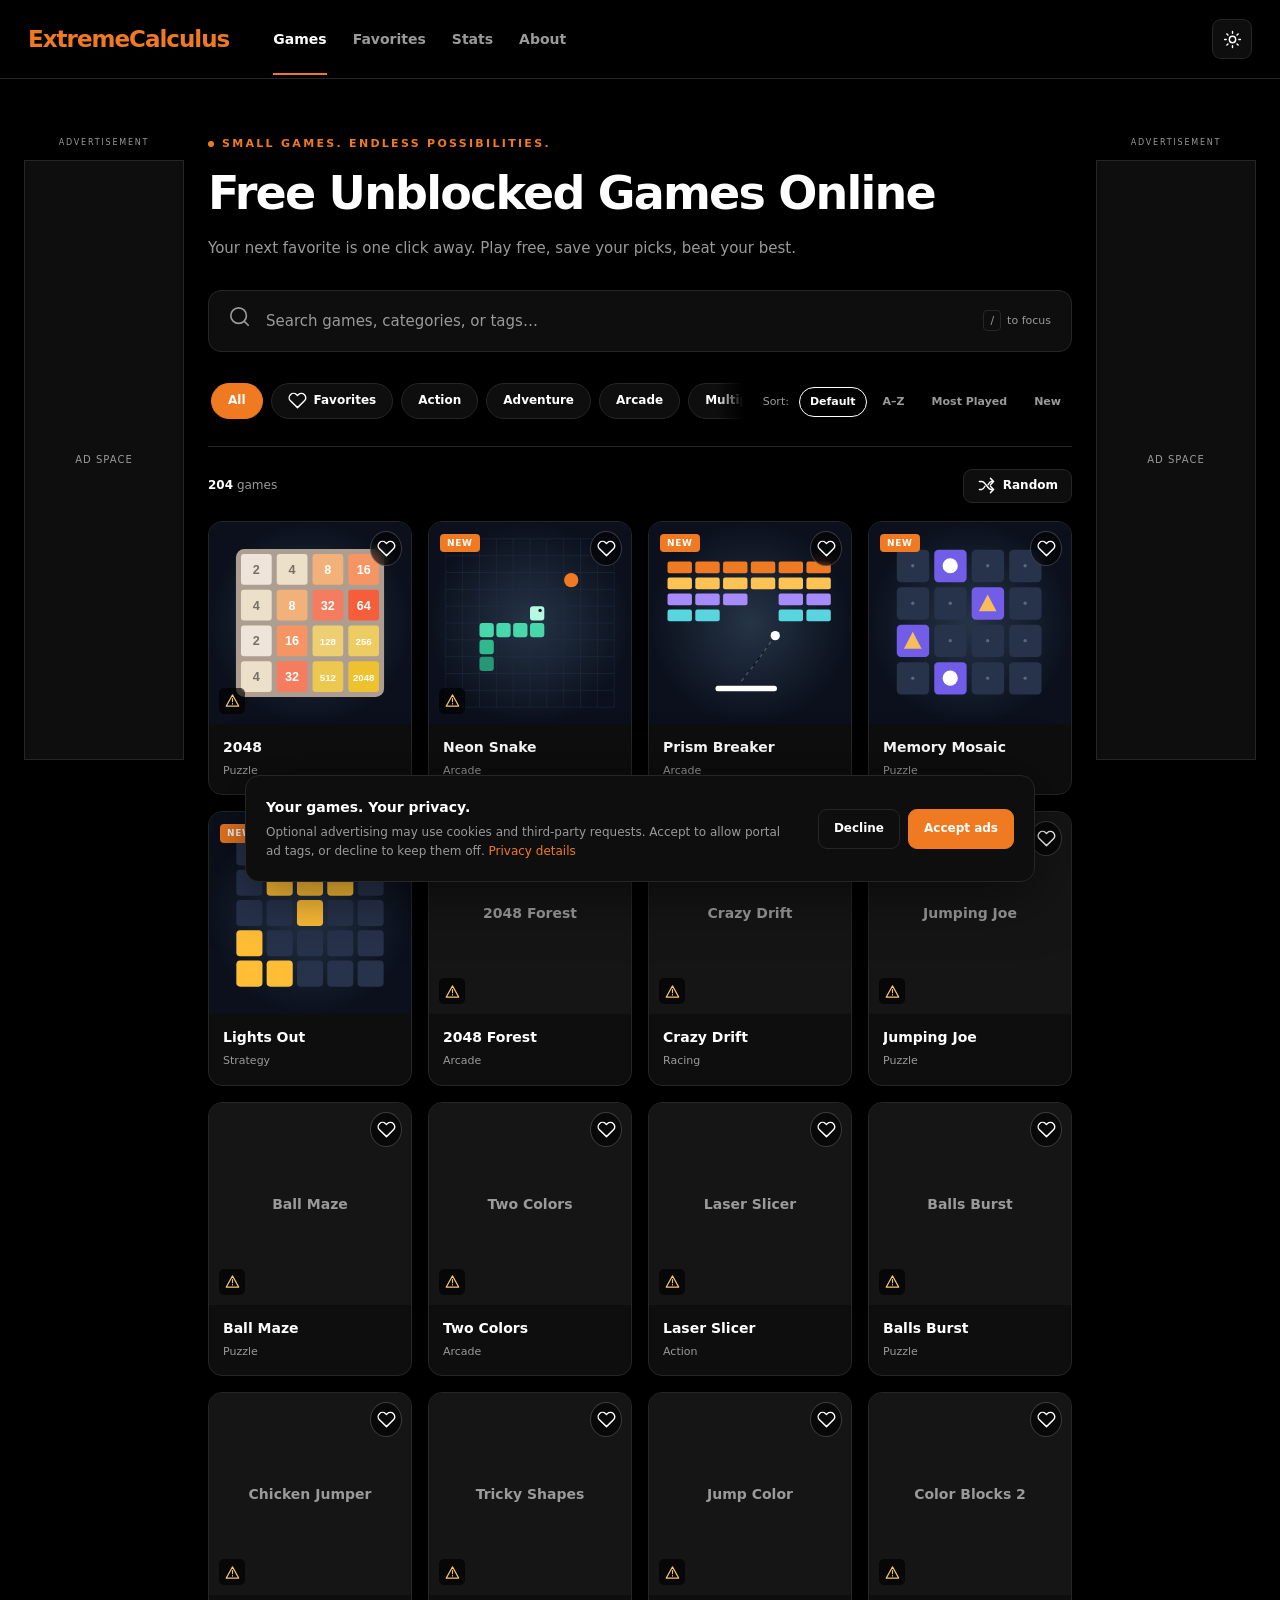
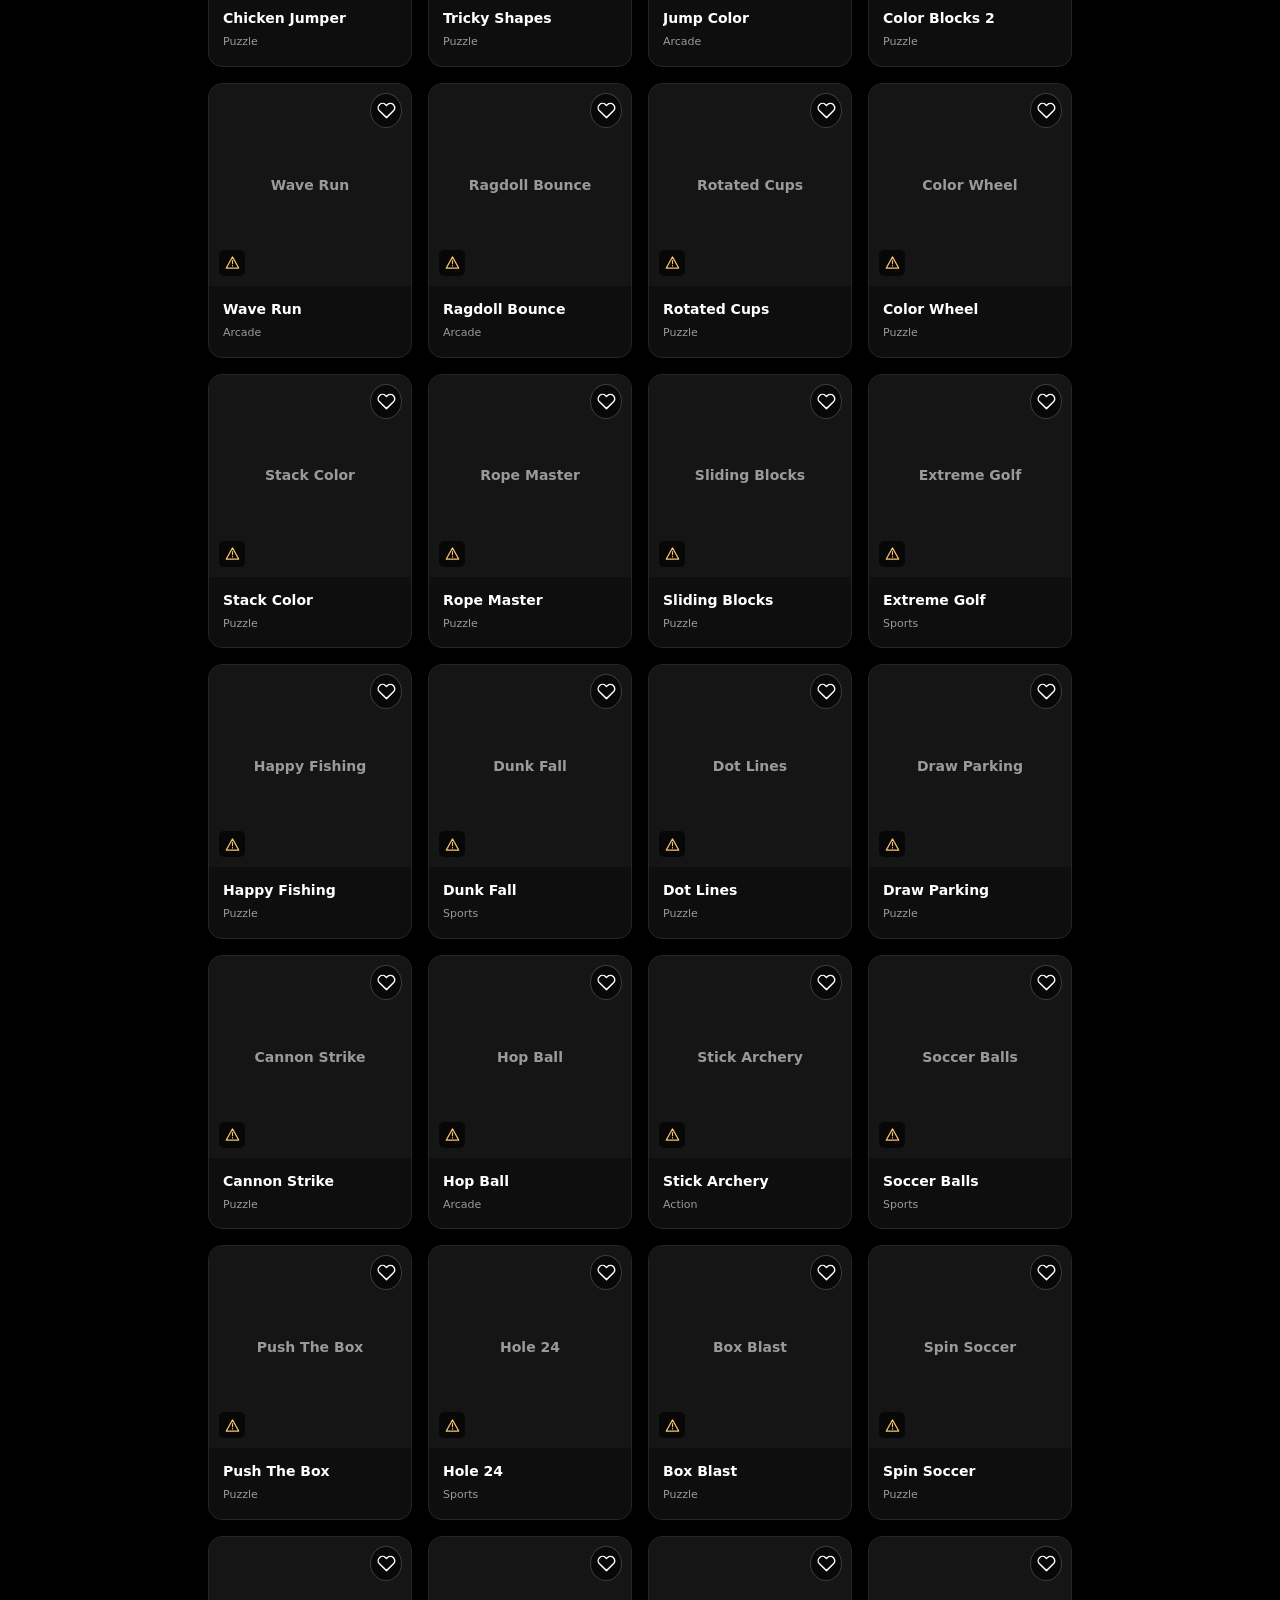
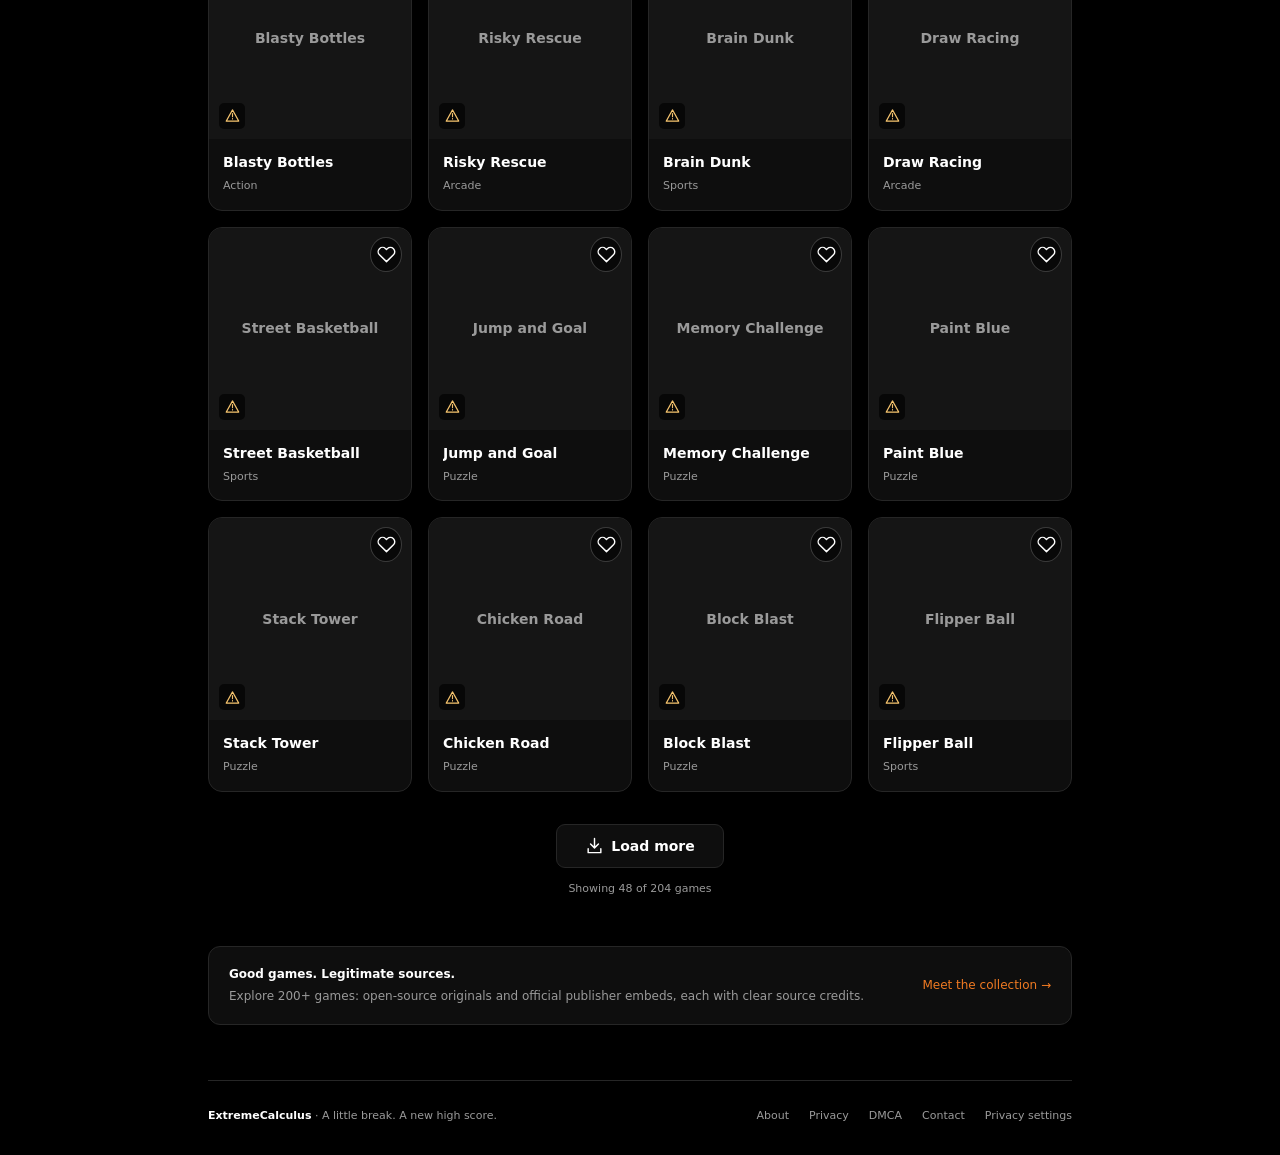
<file: index.html>
<!doctype html>
<html lang="en"><head><meta charset="utf-8"><meta name="viewport" content="width=device-width, initial-scale=1"><meta name="theme-color" content="#000000"><title>ExtremeCalculus — Free HTML5 Games</title><meta name="description" content="Play free, licensed HTML5 games. Discover puzzles and arcade games, save favorites, and track your own stats on ExtremeCalculus."><meta property="og:type" content="website"><meta property="og:site_name" content="ExtremeCalculus"><meta property="og:title" content="ExtremeCalculus — Free HTML5 Games"><meta property="og:description" content="Play free, licensed HTML5 games. Discover puzzles and arcade games, save favorites, and track your own stats on ExtremeCalculus."><meta property="og:url" content="https://allegendpl.github.io/Homeworkcalculusextreme/index.html"><meta property="og:image" content="https://allegendpl.github.io/Homeworkcalculusextreme/icons/icon-512.png"><link rel="canonical" href="https://allegendpl.github.io/Homeworkcalculusextreme/index.html"><link rel="icon" href="icons/icon.svg" type="image/svg+xml"><link rel="apple-touch-icon" href="icons/icon-192.png"><link rel="manifest" href="manifest.json"><link rel="stylesheet" href="css/style.css"><script src="js/app.js" defer></script><script src="js/ads.js" defer></script></head>
<body data-page="home"><a class="skip-link" href="#main">Skip to content</a>
<header class="topbar"><div class="topbar-inner"><a class="logo" href="index.html">ExtremeCalculus</a><nav class="nav" aria-label="Main navigation"><a data-nav="games" href="index.html">Games</a><a href="index.html#favorites">Favorites</a><a data-nav="stats" href="stats.html">Stats</a><a data-nav="about" href="about.html">About</a></nav><div class="top-actions"><button id="theme-toggle" class="icon-button" aria-label="Switch to light theme"></button><button id="install-button" class="outline" data-icon="down" hidden>Install</button></div></div></header><div class="site-layout"><aside class="ad-rail" aria-label="Left advertising"><div class="ad-sticky"><span class="ad-label">ADVERTISEMENT</span><div class="ad-slot" data-slot="left"></div></div></aside><main id="main" class="content"><section class="hero"><p class="eyebrow"><span class="status-dot"></span> Small games. Endless possibilities.</p><h1>Free Unblocked Games Online</h1><p>Your next favorite is one click away. Play free, save your picks, beat your best.</p></section>
<label class="search-box" for="search"><span data-icon="search"></span><span class="sr-only">Search games by title, category, or tags</span><input id="search" type="search" placeholder="Search games, categories, or tags…" autocomplete="off"><span class="search-hint"><kbd>/</kbd> to focus</span></label>
<div class="filters"><div class="category-wrap"><div id="categories" class="category-pills" role="group" aria-label="Filter by category"><button class="pill" data-category="All" aria-pressed="true">All</button><button class="pill" data-category="Favorites" aria-pressed="false" data-icon="heart">Favorites</button></div></div><div id="sorts" class="sort-pills" role="group" aria-label="Sort games"><span>Sort:</span><button data-sort="default" aria-pressed="true">Default</button><button data-sort="az" aria-pressed="false">A–Z</button><button data-sort="played" aria-pressed="false">Most Played</button><button data-sort="new" aria-pressed="false">New</button></div></div><aside class="mobile-ad" aria-label="Mobile advertising"><span class="ad-label">ADVERTISEMENT</span><div class="ad-slot" data-slot="mobile"></div></aside>
<div class="grid-toolbar"><p id="game-count" role="status" aria-live="polite">Loading games…</p><button id="random-button" class="random-button" data-icon="shuffle" disabled>Random</button></div>
<section id="game-grid" class="game-grid" aria-label="Games"></section><p id="empty-state" class="empty-state" hidden></p><noscript><p class="empty-state">Enable JavaScript to browse the catalog and play. No account is required.</p></noscript><div class="load-more-wrap"><button id="load-more" data-icon="down" hidden>Load more</button><p id="grid-progress" role="status"></p></div>
<section class="catalog-note"><p><strong>Good games. Legitimate sources.</strong>Explore 200+ games: open-source originals and official publisher embeds, each with clear source credits.</p><a href="about.html">Meet the collection →</a></section><footer class="footer"><div><span class="footer-brand">ExtremeCalculus</span> <span>· A little break. A new high score.</span></div><nav class="footer-links" aria-label="Footer"><a href="about.html">About</a><a href="privacy.html">Privacy</a><a href="dmca.html">DMCA</a><a href="contact.html">Contact</a><button id="privacy-settings" class="privacy-button">Privacy settings</button></nav></footer></main><aside class="ad-rail" aria-label="Right advertising"><div class="ad-sticky"><span class="ad-label">ADVERTISEMENT</span><div class="ad-slot" data-slot="right"></div></div></aside></div>
</body></html>
</file>
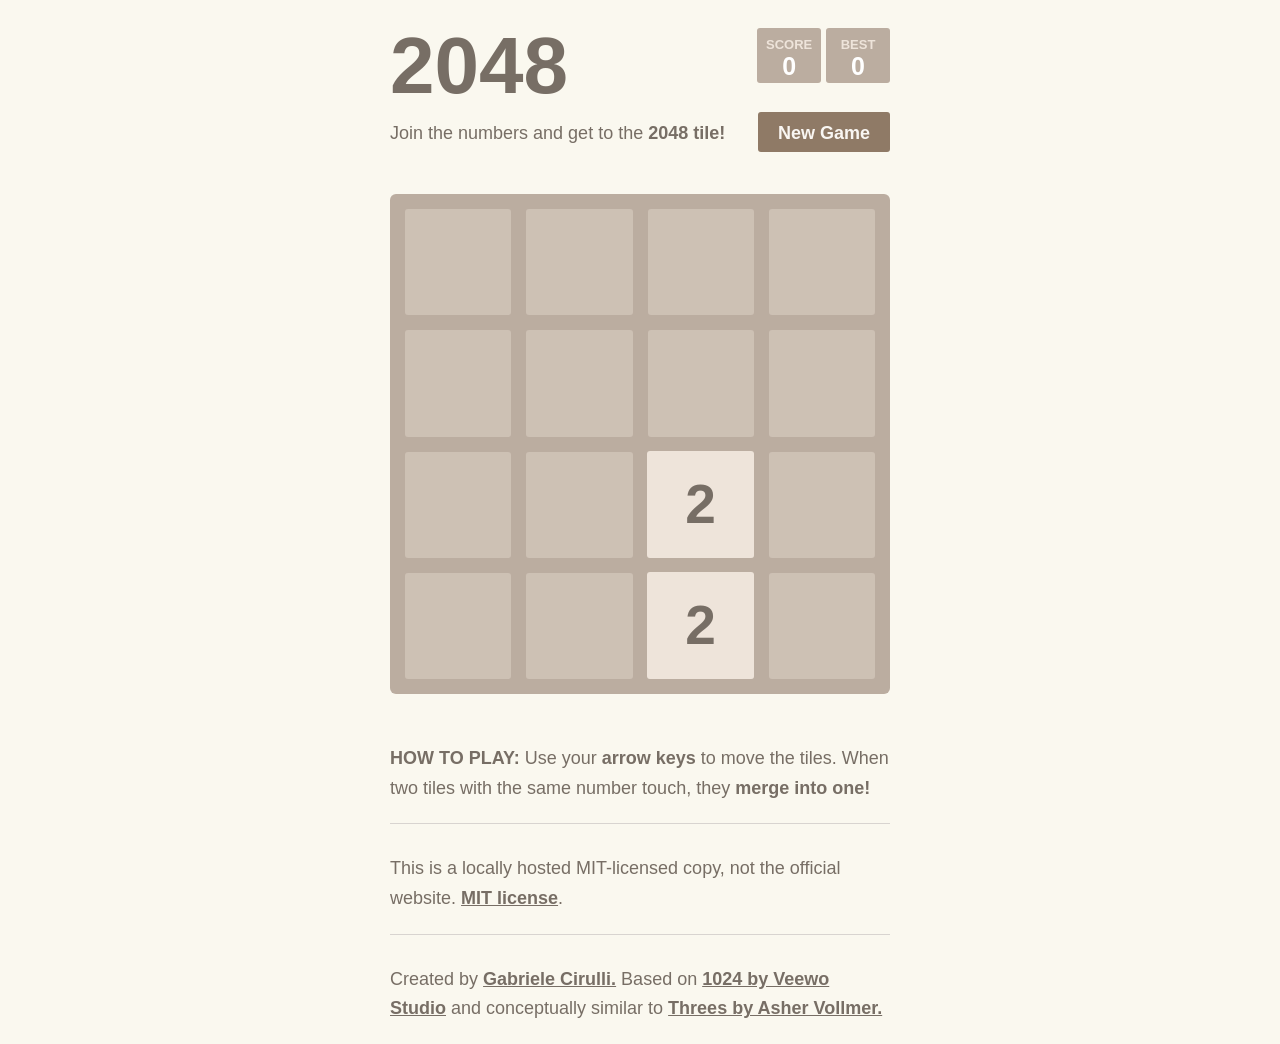
<file: games/2048/index.html>
<!DOCTYPE html>
<html>
<head>
  <meta charset="utf-8">
  <title>2048</title>

  <link href="style/main.css" rel="stylesheet" type="text/css">
  <meta name="apple-mobile-web-app-capable" content="yes">
  <meta name="apple-mobile-web-app-status-bar-style" content="black">

  <meta name="HandheldFriendly" content="True">
  <meta name="MobileOptimized" content="320">
  <meta name="viewport" content="width=device-width, initial-scale=1">
</head>
<body>
  <div class="container">
    <div class="heading">
      <h1 class="title">2048</h1>
      <div class="scores-container">
        <div class="score-container">0</div>
        <div class="best-container">0</div>
      </div>
    </div>

    <div class="above-game">
      <p class="game-intro">Join the numbers and get to the <strong>2048 tile!</strong></p>
      <a class="restart-button">New Game</a>
    </div>

    <div class="game-container">
      <div class="game-message">
        <p></p>
        <div class="lower">
	        <a class="keep-playing-button">Keep going</a>
          <a class="retry-button">Try again</a>
        </div>
      </div>

      <div class="grid-container">
        <div class="grid-row">
          <div class="grid-cell"></div>
          <div class="grid-cell"></div>
          <div class="grid-cell"></div>
          <div class="grid-cell"></div>
        </div>
        <div class="grid-row">
          <div class="grid-cell"></div>
          <div class="grid-cell"></div>
          <div class="grid-cell"></div>
          <div class="grid-cell"></div>
        </div>
        <div class="grid-row">
          <div class="grid-cell"></div>
          <div class="grid-cell"></div>
          <div class="grid-cell"></div>
          <div class="grid-cell"></div>
        </div>
        <div class="grid-row">
          <div class="grid-cell"></div>
          <div class="grid-cell"></div>
          <div class="grid-cell"></div>
          <div class="grid-cell"></div>
        </div>
      </div>

      <div class="tile-container">

      </div>
    </div>

    <p class="game-explanation">
      <strong class="important">How to play:</strong> Use your <strong>arrow keys</strong> to move the tiles. When two tiles with the same number touch, they <strong>merge into one!</strong>
    </p>
    <hr>
    <p>This is a locally hosted MIT-licensed copy, not the official website. <a href="LICENSE.txt">MIT license</a>.</p>
    <hr>
    <p>
    Created by <a href="https://gabrielecirulli.com" target="_blank" rel="noopener noreferrer">Gabriele Cirulli.</a> Based on <a href="https://itunes.apple.com/us/app/1024!/id823499224" target="_blank" rel="noopener noreferrer">1024 by Veewo Studio</a> and conceptually similar to <a href="https://asherv.com/threes/" target="_blank" rel="noopener noreferrer">Threes by Asher Vollmer.</a>
    </p>
  </div>

  <script src="js/bind_polyfill.js"></script>
  <script src="js/classlist_polyfill.js"></script>
  <script src="js/animframe_polyfill.js"></script>
  <script src="js/keyboard_input_manager.js"></script>
  <script src="js/html_actuator.js"></script>
  <script src="js/grid.js"></script>
  <script src="js/tile.js"></script>
  <script src="js/local_storage_manager.js"></script>
  <script src="js/game_manager.js"></script>
  <script src="js/application.js"></script>
</body>
</html>
</file>
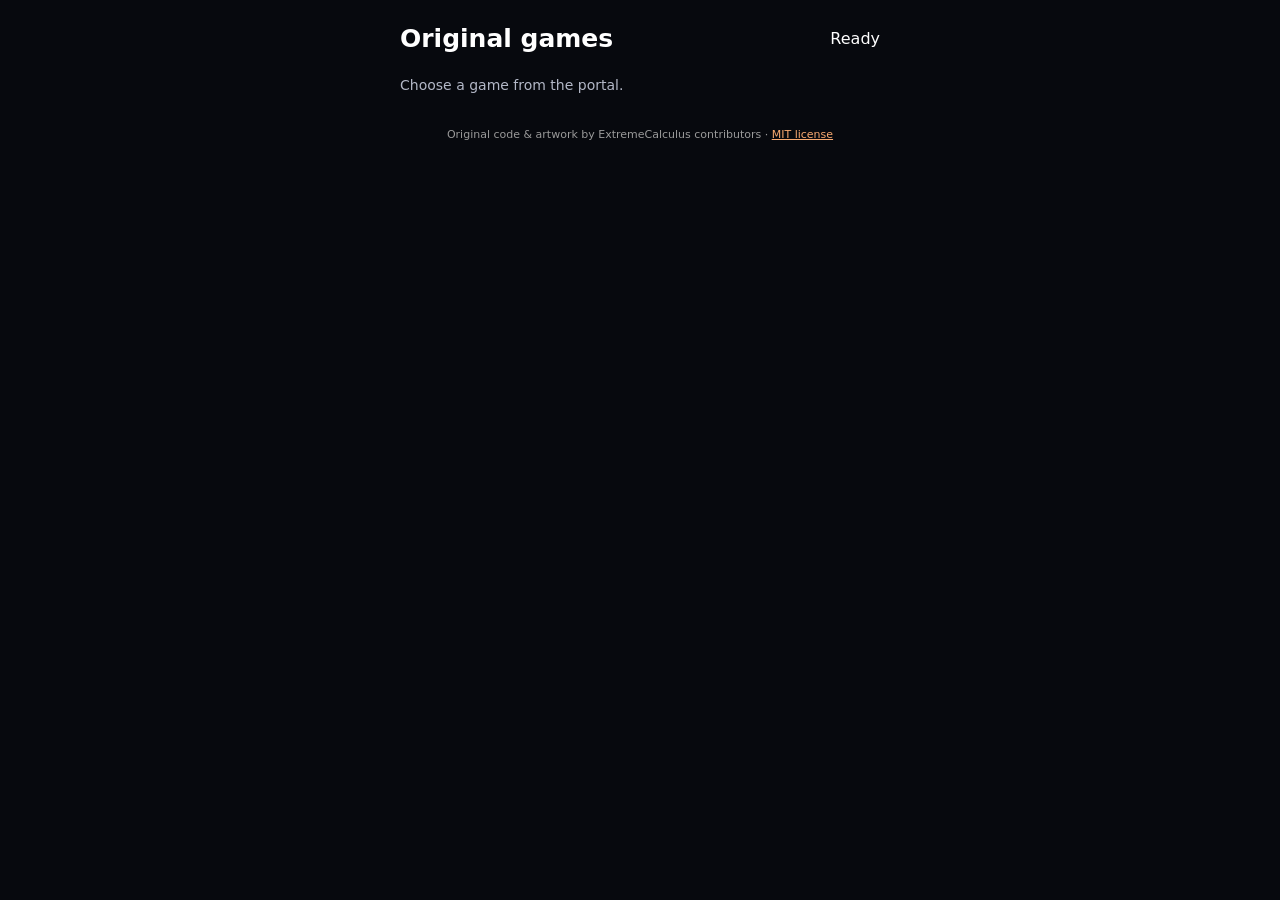
<file: games/original/index.html>
<!doctype html>
<html lang="en"><head><meta charset="utf-8"><meta name="viewport" content="width=device-width,initial-scale=1"><title>ExtremeCalculus Originals</title><link rel="stylesheet" href="style.css"><script src="play.js" defer></script></head>
<body><main><header><h1 id="title">Original games</h1><span id="score" aria-live="polite">Ready</span></header><p id="instructions"></p><canvas id="board" width="480" height="480" tabindex="0" aria-label="Game board"></canvas><div id="tiles" class="tiles" hidden></div><p id="status" role="status">Press Start to play.</p><div class="buttons"><button id="start">Start / Restart</button><button id="pause" hidden>Pause</button></div><div id="directions" class="buttons" hidden><button data-dir="up" aria-label="Move up">↑</button><button data-dir="left" aria-label="Move left">←</button><button data-dir="down" aria-label="Move down">↓</button><button data-dir="right" aria-label="Move right">→</button></div><footer>Original code & artwork by ExtremeCalculus contributors · <a href="LICENSE.txt">MIT license</a></footer></main></body></html>
</file>
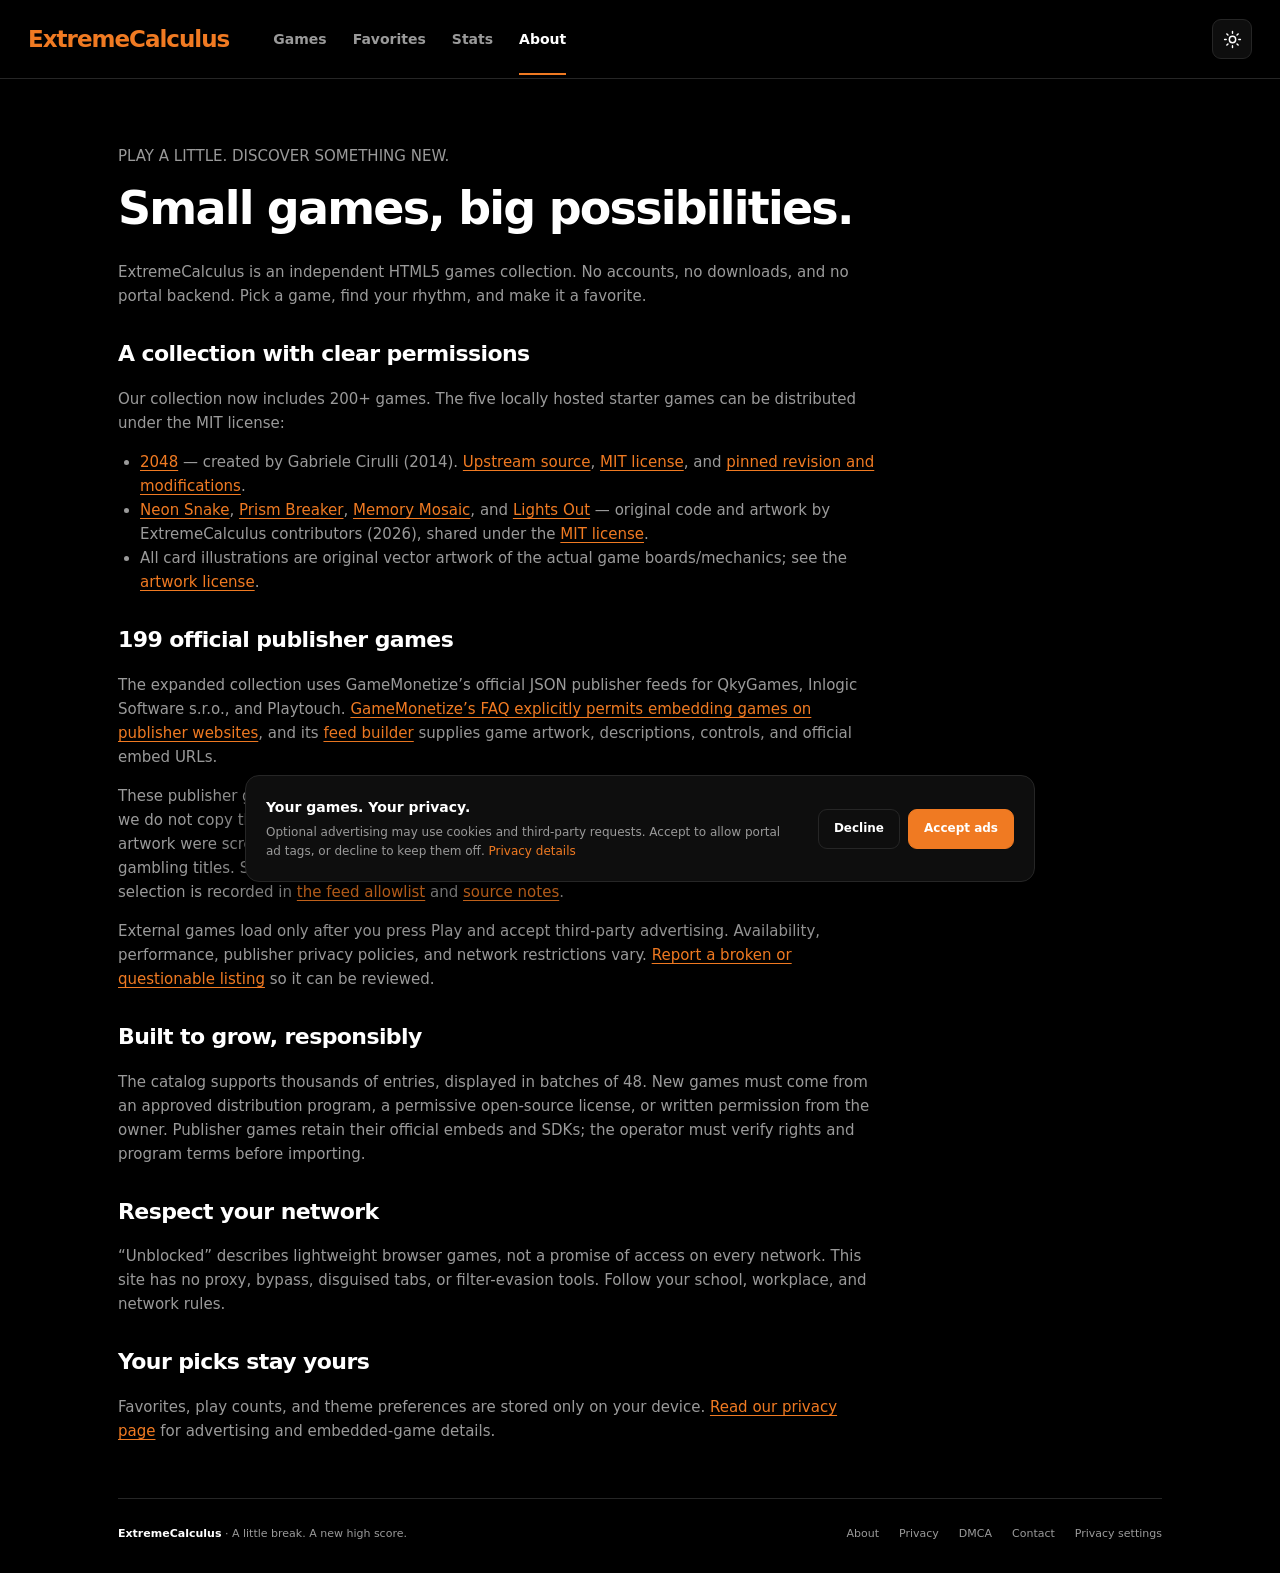
<file: about.html>
<!doctype html>
<html lang="en"><head><meta charset="utf-8"><meta name="viewport" content="width=device-width, initial-scale=1"><meta name="theme-color" content="#000000"><title>About | ExtremeCalculus</title><meta name="description" content="About ExtremeCalculus, its 200+ game collection, credited licenses, and official publisher embeds."><meta property="og:type" content="website"><meta property="og:site_name" content="ExtremeCalculus"><meta property="og:title" content="About | ExtremeCalculus"><meta property="og:description" content="About ExtremeCalculus, its 200+ game collection, credited licenses, and official publisher embeds."><meta property="og:url" content="https://allegendpl.github.io/Homeworkcalculusextreme/about.html"><meta property="og:image" content="https://allegendpl.github.io/Homeworkcalculusextreme/icons/icon-512.png"><link rel="canonical" href="https://allegendpl.github.io/Homeworkcalculusextreme/about.html"><link rel="icon" href="icons/icon.svg" type="image/svg+xml"><link rel="apple-touch-icon" href="icons/icon-192.png"><link rel="manifest" href="manifest.json"><link rel="stylesheet" href="css/style.css"><script src="js/app.js" defer></script><script src="js/ads.js" defer></script></head>
<body data-page="about"><a class="skip-link" href="#main">Skip to content</a>
<header class="topbar"><div class="topbar-inner"><a class="logo" href="index.html">ExtremeCalculus</a><nav class="nav" aria-label="Main navigation"><a data-nav="games" href="index.html">Games</a><a href="index.html#favorites">Favorites</a><a data-nav="stats" href="stats.html">Stats</a><a data-nav="about" href="about.html">About</a></nav><div class="top-actions"><button id="theme-toggle" class="icon-button" aria-label="Switch to light theme"></button><button id="install-button" class="outline" data-icon="down" hidden>Install</button></div></div></header><main id="main" class="page-width"><article class="prose"><p class="accent">PLAY A LITTLE. DISCOVER SOMETHING NEW.</p><h1>Small games, big possibilities.</h1><p>ExtremeCalculus is an independent HTML5 games collection. No accounts, no downloads, and no portal backend. Pick a game, find your rhythm, and make it a favorite.</p><h2>A collection with clear permissions</h2><p>Our collection now includes 200+ games. The five locally hosted starter games can be distributed under the MIT license:</p><ul><li><a href="game.html?id=2048">2048</a> — created by Gabriele Cirulli (2014). <a href="https://github.com/gabrielecirulli/2048" rel="noopener noreferrer">Upstream source</a>, <a href="games/2048/LICENSE.txt">MIT license</a>, and <a href="games/2048/provenance.md">pinned revision and modifications</a>.</li><li><a href="game.html?id=neon-snake">Neon Snake</a>, <a href="game.html?id=prism-breaker">Prism Breaker</a>, <a href="game.html?id=memory-mosaic">Memory Mosaic</a>, and <a href="game.html?id=lights-out">Lights Out</a> — original code and artwork by ExtremeCalculus contributors (2026), shared under the <a href="games/original/LICENSE.txt">MIT license</a>.</li><li>All card illustrations are original vector artwork of the actual game boards/mechanics; see the <a href="thumbnails/LICENSE.txt">artwork license</a>.</li></ul><h2>199 official publisher games</h2><p>The expanded collection uses GameMonetize’s official JSON publisher feeds for QkyGames, Inlogic Software s.r.o., and Playtouch. <a href="https://gamemonetize.com/faq" rel="noopener noreferrer">GameMonetize’s FAQ explicitly permits embedding games on publisher websites</a>, and its <a href="https://gamemonetize.com/rss-builder" rel="noopener noreferrer">feed builder</a> supplies game artwork, descriptions, controls, and official embed URLs.</p><p>These publisher games are copyrighted, not open-source. We use their authorized hosted embeds; we do not copy their game files or remove their branding, SDK, or advertisements. Titles and artwork were screened to exclude obvious unauthorized franchise lookalikes, logo games, and gambling titles. Source and permission information is shown on every player page. The reviewed selection is recorded in <a href="data/feed-selection.json">the feed allowlist</a> and <a href="data/SOURCES.md">source notes</a>.</p><p>External games load only after you press Play and accept third-party advertising. Availability, performance, publisher privacy policies, and network restrictions vary. <a href="contact.html">Report a broken or questionable listing</a> so it can be reviewed.</p><h2>Built to grow, responsibly</h2><p>The catalog supports thousands of entries, displayed in batches of 48. New games must come from an approved distribution program, a permissive open-source license, or written permission from the owner. Publisher games retain their official embeds and SDKs; the operator must verify rights and program terms before importing.</p><h2>Respect your network</h2><p>“Unblocked” describes lightweight browser games, not a promise of access on every network. This site has no proxy, bypass, disguised tabs, or filter-evasion tools. Follow your school, workplace, and network rules.</p><h2>Your picks stay yours</h2><p>Favorites, play counts, and theme preferences are stored only on your device. <a href="privacy.html">Read our privacy page</a> for advertising and embedded-game details.</p></article><footer class="footer"><div><span class="footer-brand">ExtremeCalculus</span> <span>· A little break. A new high score.</span></div><nav class="footer-links" aria-label="Footer"><a href="about.html">About</a><a href="privacy.html">Privacy</a><a href="dmca.html">DMCA</a><a href="contact.html">Contact</a><button id="privacy-settings" class="privacy-button">Privacy settings</button></nav></footer></main>
</body></html>
</file>
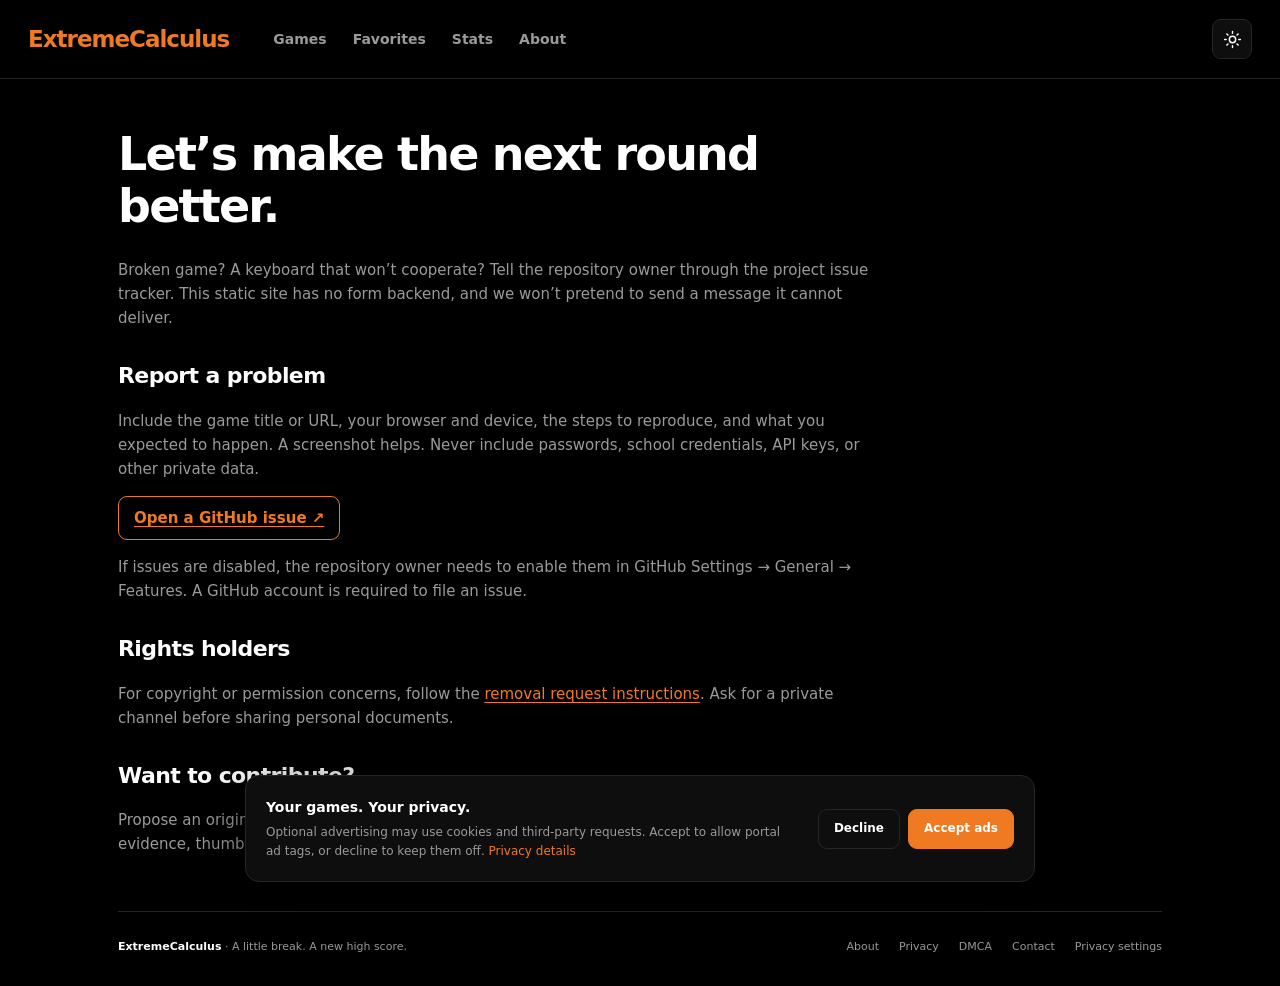
<file: contact.html>
<!doctype html>
<html lang="en"><head><meta charset="utf-8"><meta name="viewport" content="width=device-width, initial-scale=1"><meta name="theme-color" content="#000000"><title>Contact &amp; Report a Problem | ExtremeCalculus</title><meta name="description" content="Report broken games, accessibility problems, or licensing concerns to the ExtremeCalculus repository owner."><meta property="og:type" content="website"><meta property="og:site_name" content="ExtremeCalculus"><meta property="og:title" content="Contact &amp; Report a Problem | ExtremeCalculus"><meta property="og:description" content="Report broken games, accessibility problems, or licensing concerns to the ExtremeCalculus repository owner."><meta property="og:url" content="https://allegendpl.github.io/Homeworkcalculusextreme/contact.html"><meta property="og:image" content="https://allegendpl.github.io/Homeworkcalculusextreme/icons/icon-512.png"><link rel="canonical" href="https://allegendpl.github.io/Homeworkcalculusextreme/contact.html"><link rel="icon" href="icons/icon.svg" type="image/svg+xml"><link rel="apple-touch-icon" href="icons/icon-192.png"><link rel="manifest" href="manifest.json"><link rel="stylesheet" href="css/style.css"><script src="js/app.js" defer></script><script src="js/ads.js" defer></script></head>
<body data-page="contact"><a class="skip-link" href="#main">Skip to content</a>
<header class="topbar"><div class="topbar-inner"><a class="logo" href="index.html">ExtremeCalculus</a><nav class="nav" aria-label="Main navigation"><a data-nav="games" href="index.html">Games</a><a href="index.html#favorites">Favorites</a><a data-nav="stats" href="stats.html">Stats</a><a data-nav="about" href="about.html">About</a></nav><div class="top-actions"><button id="theme-toggle" class="icon-button" aria-label="Switch to light theme"></button><button id="install-button" class="outline" data-icon="down" hidden>Install</button></div></div></header><main id="main" class="page-width"><article class="prose"><h1>Let’s make the next round better.</h1><p>Broken game? A keyboard that won’t cooperate? Tell the repository owner through the project issue tracker. This static site has no form backend, and we won’t pretend to send a message it cannot deliver.</p><h2>Report a problem</h2><p>Include the game title or URL, your browser and device, the steps to reproduce, and what you expected to happen. A screenshot helps. Never include passwords, school credentials, API keys, or other private data.</p><p><a class="button outline" href="https://github.com/allegendpl/Homeworkcalculusextreme/issues/new" rel="noopener noreferrer">Open a GitHub issue ↗</a></p><p>If issues are disabled, the repository owner needs to enable them in GitHub Settings → General → Features. A GitHub account is required to file an issue.</p><h2>Rights holders</h2><p>For copyright or permission concerns, follow the <a href="dmca.html">removal request instructions</a>. Ask for a private channel before sharing personal documents.</p><h2>Want to contribute?</h2><p>Propose an original or permissively licensed game in <a href="https://github.com/allegendpl/Homeworkcalculusextreme" rel="noopener noreferrer">the repository</a>. Include source, author, license evidence, thumbnail rights, and embed permission. An embed URL by itself is not permission.</p></article><footer class="footer"><div><span class="footer-brand">ExtremeCalculus</span> <span>· A little break. A new high score.</span></div><nav class="footer-links" aria-label="Footer"><a href="about.html">About</a><a href="privacy.html">Privacy</a><a href="dmca.html">DMCA</a><a href="contact.html">Contact</a><button id="privacy-settings" class="privacy-button">Privacy settings</button></nav></footer></main>
</body></html>
</file>
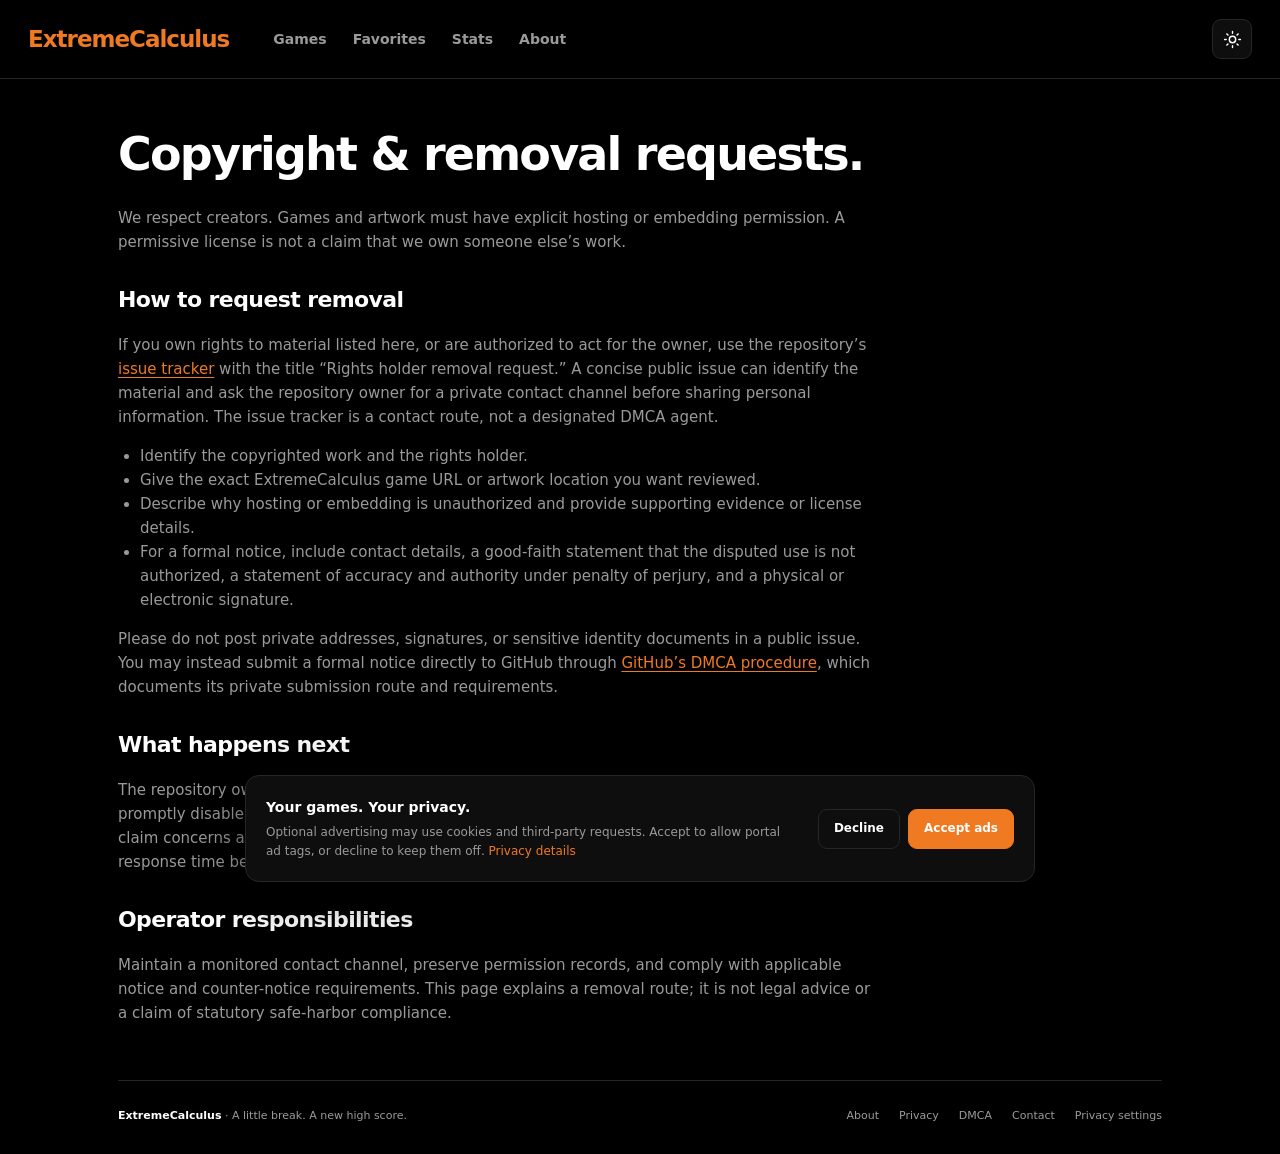
<file: dmca.html>
<!doctype html>
<html lang="en"><head><meta charset="utf-8"><meta name="viewport" content="width=device-width, initial-scale=1"><meta name="theme-color" content="#000000"><title>Copyright &amp; Removal Requests | ExtremeCalculus</title><meta name="description" content="How rights holders can request removal of a game, artwork, or other material from ExtremeCalculus."><meta property="og:type" content="website"><meta property="og:site_name" content="ExtremeCalculus"><meta property="og:title" content="Copyright &amp; Removal Requests | ExtremeCalculus"><meta property="og:description" content="How rights holders can request removal of a game, artwork, or other material from ExtremeCalculus."><meta property="og:url" content="https://allegendpl.github.io/Homeworkcalculusextreme/dmca.html"><meta property="og:image" content="https://allegendpl.github.io/Homeworkcalculusextreme/icons/icon-512.png"><link rel="canonical" href="https://allegendpl.github.io/Homeworkcalculusextreme/dmca.html"><link rel="icon" href="icons/icon.svg" type="image/svg+xml"><link rel="apple-touch-icon" href="icons/icon-192.png"><link rel="manifest" href="manifest.json"><link rel="stylesheet" href="css/style.css"><script src="js/app.js" defer></script><script src="js/ads.js" defer></script></head>
<body data-page="dmca"><a class="skip-link" href="#main">Skip to content</a>
<header class="topbar"><div class="topbar-inner"><a class="logo" href="index.html">ExtremeCalculus</a><nav class="nav" aria-label="Main navigation"><a data-nav="games" href="index.html">Games</a><a href="index.html#favorites">Favorites</a><a data-nav="stats" href="stats.html">Stats</a><a data-nav="about" href="about.html">About</a></nav><div class="top-actions"><button id="theme-toggle" class="icon-button" aria-label="Switch to light theme"></button><button id="install-button" class="outline" data-icon="down" hidden>Install</button></div></div></header><main id="main" class="page-width"><article class="prose"><h1>Copyright & removal requests.</h1><p>We respect creators. Games and artwork must have explicit hosting or embedding permission. A permissive license is not a claim that we own someone else’s work.</p><h2>How to request removal</h2><p>If you own rights to material listed here, or are authorized to act for the owner, use the repository’s <a href="https://github.com/allegendpl/Homeworkcalculusextreme/issues/new" rel="noopener noreferrer">issue tracker</a> with the title “Rights holder removal request.” A concise public issue can identify the material and ask the repository owner for a private contact channel before sharing personal information. The issue tracker is a contact route, not a designated DMCA agent.</p><ul><li>Identify the copyrighted work and the rights holder.</li><li>Give the exact ExtremeCalculus game URL or artwork location you want reviewed.</li><li>Describe why hosting or embedding is unauthorized and provide supporting evidence or license details.</li><li>For a formal notice, include contact details, a good-faith statement that the disputed use is not authorized, a statement of accuracy and authority under penalty of perjury, and a physical or electronic signature.</li></ul><p>Please do not post private addresses, signatures, or sensitive identity documents in a public issue. You may instead submit a formal notice directly to GitHub through <a href="https://docs.github.com/en/site-policy/content-removal-policies/dmca-takedown-policy" rel="noopener noreferrer">GitHub’s DMCA procedure</a>, which documents its private submission route and requirements.</p><h2>What happens next</h2><p>The repository owner should review the request, check the license or distribution permission, and promptly disable or remove disputed catalog entries while investigating where appropriate. If the claim concerns an external publisher embed, contact that publisher as well. We cannot promise a response time before an operator contact process is configured.</p><h2>Operator responsibilities</h2><p>Maintain a monitored contact channel, preserve permission records, and comply with applicable notice and counter-notice requirements. This page explains a removal route; it is not legal advice or a claim of statutory safe-harbor compliance.</p></article><footer class="footer"><div><span class="footer-brand">ExtremeCalculus</span> <span>· A little break. A new high score.</span></div><nav class="footer-links" aria-label="Footer"><a href="about.html">About</a><a href="privacy.html">Privacy</a><a href="dmca.html">DMCA</a><a href="contact.html">Contact</a><button id="privacy-settings" class="privacy-button">Privacy settings</button></nav></footer></main>
</body></html>
</file>
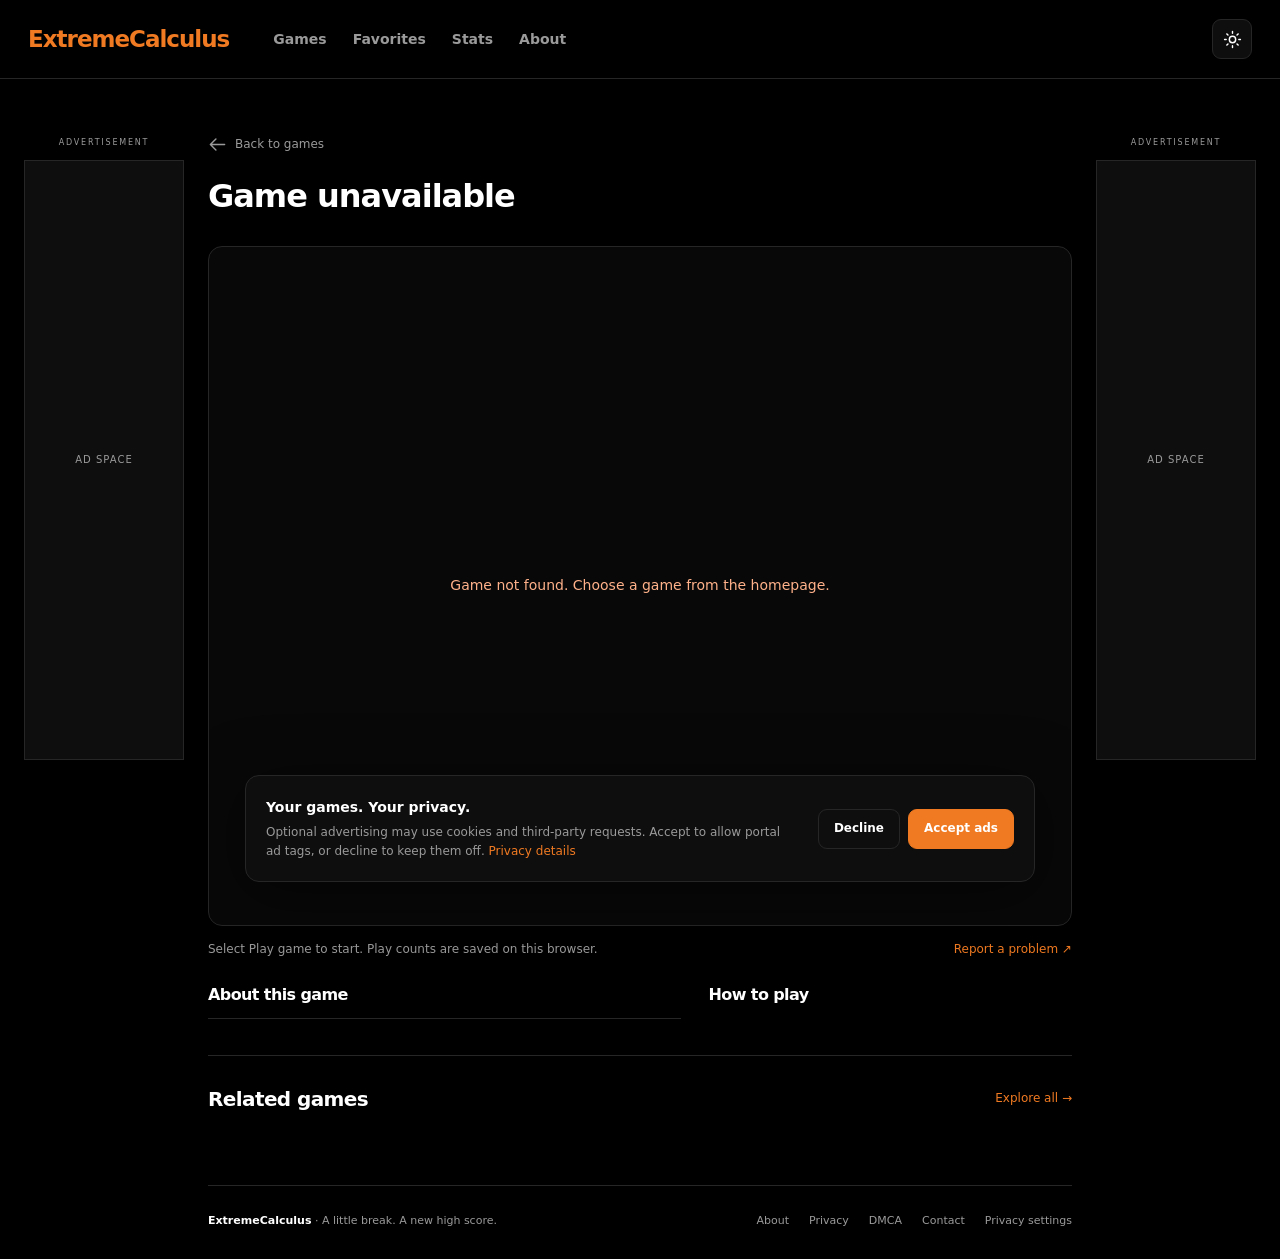
<file: game.html>
<!doctype html>
<html lang="en"><head><meta charset="utf-8"><meta name="viewport" content="width=device-width, initial-scale=1"><meta name="theme-color" content="#000000"><title>Play a game | ExtremeCalculus</title><meta name="description" content="Play a licensed HTML5 game on ExtremeCalculus. View controls, credits, and related games."><meta property="og:type" content="website"><meta property="og:site_name" content="ExtremeCalculus"><meta property="og:title" content="Play a game | ExtremeCalculus"><meta property="og:description" content="Play a licensed HTML5 game on ExtremeCalculus. View controls, credits, and related games."><meta property="og:url" content="https://allegendpl.github.io/Homeworkcalculusextreme/game.html"><meta property="og:image" content="https://allegendpl.github.io/Homeworkcalculusextreme/icons/icon-512.png"><link rel="canonical" href="https://allegendpl.github.io/Homeworkcalculusextreme/game.html"><link rel="icon" href="icons/icon.svg" type="image/svg+xml"><link rel="apple-touch-icon" href="icons/icon-192.png"><link rel="manifest" href="manifest.json"><link rel="stylesheet" href="css/style.css"><script src="js/app.js" defer></script><script src="js/ads.js" defer></script><script src="js/game.js" defer></script></head>
<body data-page="game"><a class="skip-link" href="#main">Skip to content</a>
<header class="topbar"><div class="topbar-inner"><a class="logo" href="index.html">ExtremeCalculus</a><nav class="nav" aria-label="Main navigation"><a data-nav="games" href="index.html">Games</a><a href="index.html#favorites">Favorites</a><a data-nav="stats" href="stats.html">Stats</a><a data-nav="about" href="about.html">About</a></nav><div class="top-actions"><button id="theme-toggle" class="icon-button" aria-label="Switch to light theme"></button><button id="install-button" class="outline" data-icon="down" hidden>Install</button></div></div></header><div class="site-layout"><aside class="ad-rail" aria-label="Left advertising"><div class="ad-sticky"><span class="ad-label">ADVERTISEMENT</span><div class="ad-slot" data-slot="left"></div></div></aside><main id="main" class="content"><a class="back-link" href="index.html" data-icon="back">Back to games</a><div class="game-heading"><div><h1 id="game-title">Loading game…</h1><p id="game-category"></p></div><div class="game-actions"><button id="favorite-game" data-icon="heart" aria-pressed="false"><span>Favorite</span></button><button id="fullscreen" data-icon="fullscreen">Fullscreen</button></div></div><aside class="mobile-ad" aria-label="Mobile advertising"><span class="ad-label">ADVERTISEMENT</span><div class="ad-slot" data-slot="mobile"></div></aside><div id="player" class="player-frame" aria-label="Game player"><p class="muted">Getting the game ready…</p></div><noscript><p>JavaScript is required to select a game.</p></noscript><div class="player-help"><span id="player-status">Select Play game to start. Play counts are saved on this browser.</span><a id="report-problem" href="contact.html">Report a problem ↗</a></div><section class="game-details"><div><h2>About this game</h2><p id="game-description"></p><div id="game-credit" class="credit muted"></div></div><div><h2>How to play</h2><p id="game-controls"></p><p id="game-note" class="accent" hidden></p></div></section><div class="related-heading"><h2>Related games</h2><a href="index.html">Explore all →</a></div><section id="related-games" class="game-grid" aria-label="Related games"></section><footer class="footer"><div><span class="footer-brand">ExtremeCalculus</span> <span>· A little break. A new high score.</span></div><nav class="footer-links" aria-label="Footer"><a href="about.html">About</a><a href="privacy.html">Privacy</a><a href="dmca.html">DMCA</a><a href="contact.html">Contact</a><button id="privacy-settings" class="privacy-button">Privacy settings</button></nav></footer></main><aside class="ad-rail" aria-label="Right advertising"><div class="ad-sticky"><span class="ad-label">ADVERTISEMENT</span><div class="ad-slot" data-slot="right"></div></div></aside></div>
</body></html>
</file>
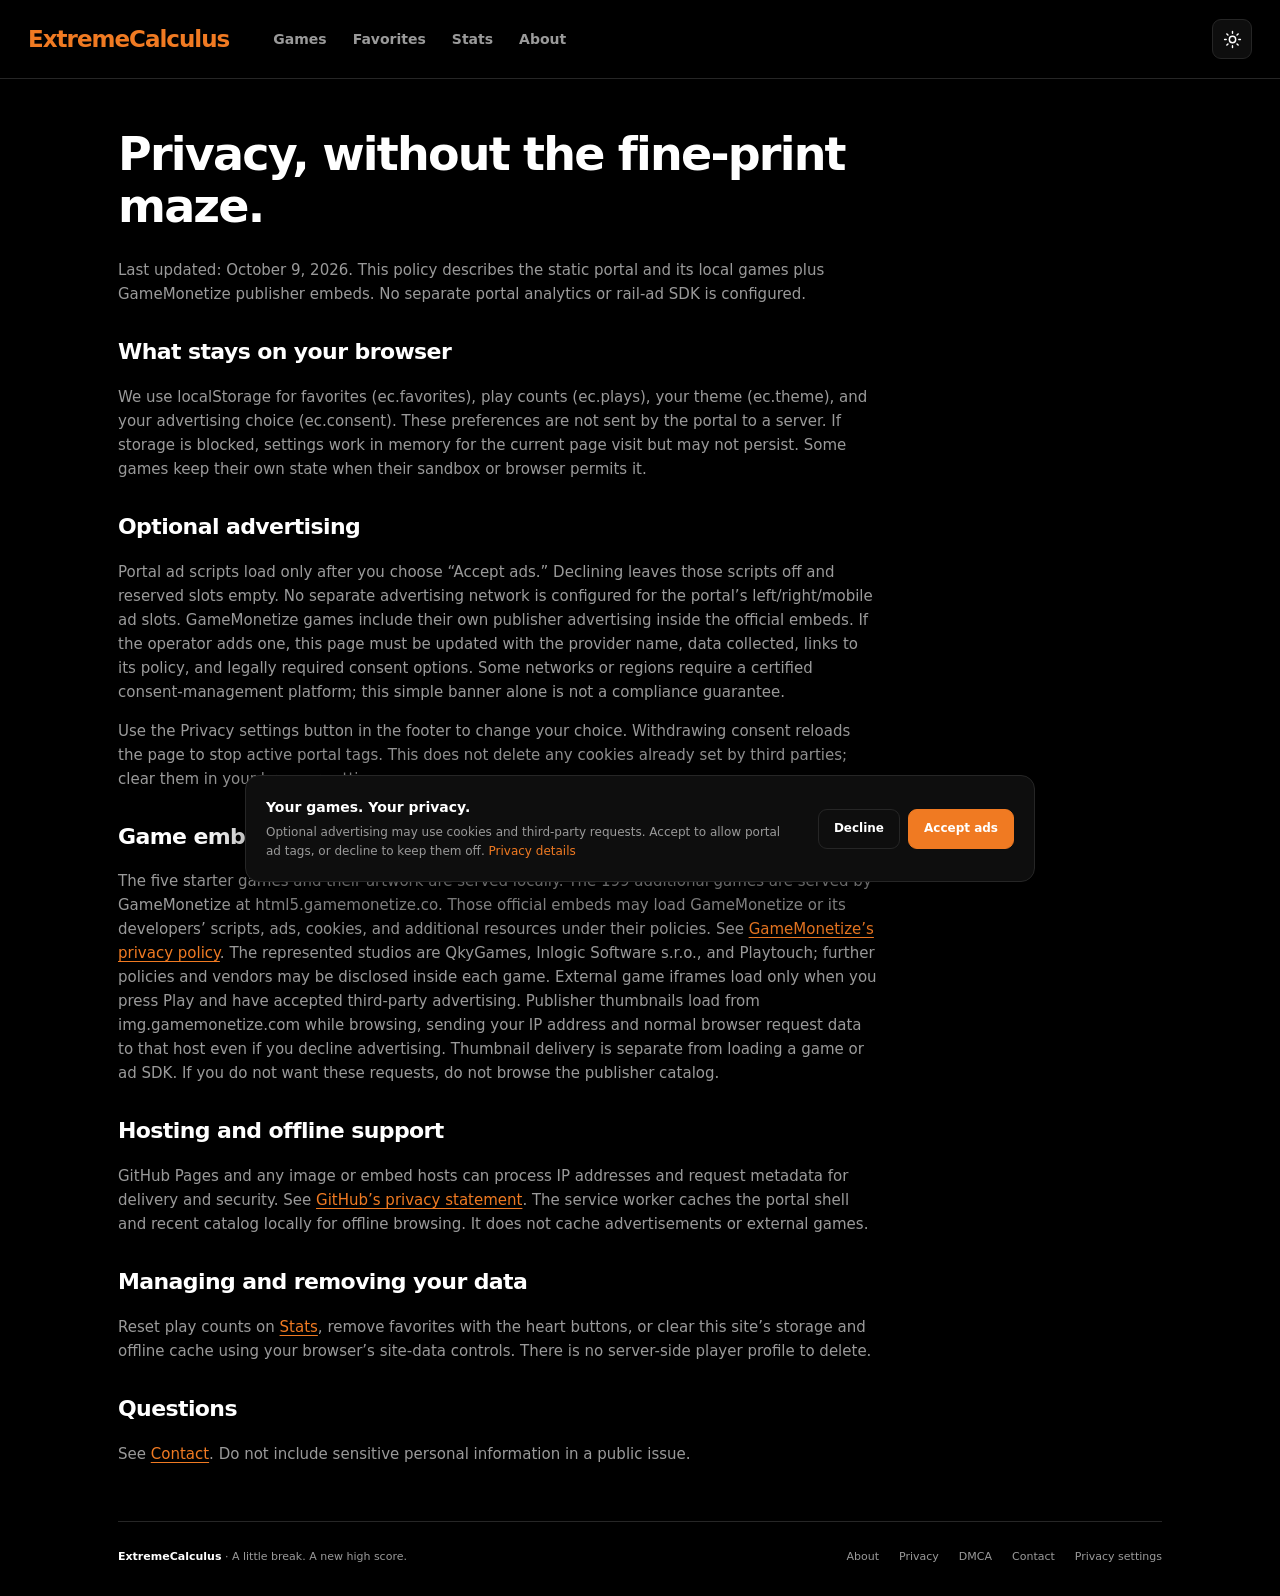
<file: privacy.html>
<!doctype html>
<html lang="en"><head><meta charset="utf-8"><meta name="viewport" content="width=device-width, initial-scale=1"><meta name="theme-color" content="#000000"><title>Privacy | ExtremeCalculus</title><meta name="description" content="How ExtremeCalculus stores local preferences and handles optional advertising consent and embedded publisher games."><meta property="og:type" content="website"><meta property="og:site_name" content="ExtremeCalculus"><meta property="og:title" content="Privacy | ExtremeCalculus"><meta property="og:description" content="How ExtremeCalculus stores local preferences and handles optional advertising consent and embedded publisher games."><meta property="og:url" content="https://allegendpl.github.io/Homeworkcalculusextreme/privacy.html"><meta property="og:image" content="https://allegendpl.github.io/Homeworkcalculusextreme/icons/icon-512.png"><link rel="canonical" href="https://allegendpl.github.io/Homeworkcalculusextreme/privacy.html"><link rel="icon" href="icons/icon.svg" type="image/svg+xml"><link rel="apple-touch-icon" href="icons/icon-192.png"><link rel="manifest" href="manifest.json"><link rel="stylesheet" href="css/style.css"><script src="js/app.js" defer></script><script src="js/ads.js" defer></script></head>
<body data-page="privacy"><a class="skip-link" href="#main">Skip to content</a>
<header class="topbar"><div class="topbar-inner"><a class="logo" href="index.html">ExtremeCalculus</a><nav class="nav" aria-label="Main navigation"><a data-nav="games" href="index.html">Games</a><a href="index.html#favorites">Favorites</a><a data-nav="stats" href="stats.html">Stats</a><a data-nav="about" href="about.html">About</a></nav><div class="top-actions"><button id="theme-toggle" class="icon-button" aria-label="Switch to light theme"></button><button id="install-button" class="outline" data-icon="down" hidden>Install</button></div></div></header><main id="main" class="page-width"><article class="prose"><h1>Privacy, without the fine-print maze.</h1><p>Last updated: October 9, 2026. This policy describes the static portal and its local games plus GameMonetize publisher embeds. No separate portal analytics or rail-ad SDK is configured.</p><h2>What stays on your browser</h2><p>We use localStorage for favorites (ec.favorites), play counts (ec.plays), your theme (ec.theme), and your advertising choice (ec.consent). These preferences are not sent by the portal to a server. If storage is blocked, settings work in memory for the current page visit but may not persist. Some games keep their own state when their sandbox or browser permits it.</p><h2>Optional advertising</h2><p>Portal ad scripts load only after you choose “Accept ads.” Declining leaves those scripts off and reserved slots empty. No separate advertising network is configured for the portal’s left/right/mobile ad slots. GameMonetize games include their own publisher advertising inside the official embeds. If the operator adds one, this page must be updated with the provider name, data collected, links to its policy, and legally required consent options. Some networks or regions require a certified consent-management platform; this simple banner alone is not a compliance guarantee.</p><p>Use the Privacy settings button in the footer to change your choice. Withdrawing consent reloads the page to stop active portal tags. This does not delete any cookies already set by third parties; clear them in your browser settings.</p><h2>Game embeds and images</h2><p>The five starter games and their artwork are served locally. The 199 additional games are served by GameMonetize at html5.gamemonetize.co. Those official embeds may load GameMonetize or its developers’ scripts, ads, cookies, and additional resources under their policies. See <a href="https://gamemonetize.com/privacypolicy" rel="noopener noreferrer">GameMonetize’s privacy policy</a>. The represented studios are QkyGames, Inlogic Software s.r.o., and Playtouch; further policies and vendors may be disclosed inside each game. External game iframes load only when you press Play and have accepted third-party advertising. Publisher thumbnails load from img.gamemonetize.com while browsing, sending your IP address and normal browser request data to that host even if you decline advertising. Thumbnail delivery is separate from loading a game or ad SDK. If you do not want these requests, do not browse the publisher catalog.</p><h2>Hosting and offline support</h2><p>GitHub Pages and any image or embed hosts can process IP addresses and request metadata for delivery and security. See <a href="https://docs.github.com/en/site-policy/privacy-policies/github-general-privacy-statement" rel="noopener noreferrer">GitHub’s privacy statement</a>. The service worker caches the portal shell and recent catalog locally for offline browsing. It does not cache advertisements or external games.</p><h2>Managing and removing your data</h2><p>Reset play counts on <a href="stats.html">Stats</a>, remove favorites with the heart buttons, or clear this site’s storage and offline cache using your browser’s site-data controls. There is no server-side player profile to delete.</p><h2>Questions</h2><p>See <a href="contact.html">Contact</a>. Do not include sensitive personal information in a public issue.</p></article><footer class="footer"><div><span class="footer-brand">ExtremeCalculus</span> <span>· A little break. A new high score.</span></div><nav class="footer-links" aria-label="Footer"><a href="about.html">About</a><a href="privacy.html">Privacy</a><a href="dmca.html">DMCA</a><a href="contact.html">Contact</a><button id="privacy-settings" class="privacy-button">Privacy settings</button></nav></footer></main>
</body></html>
</file>
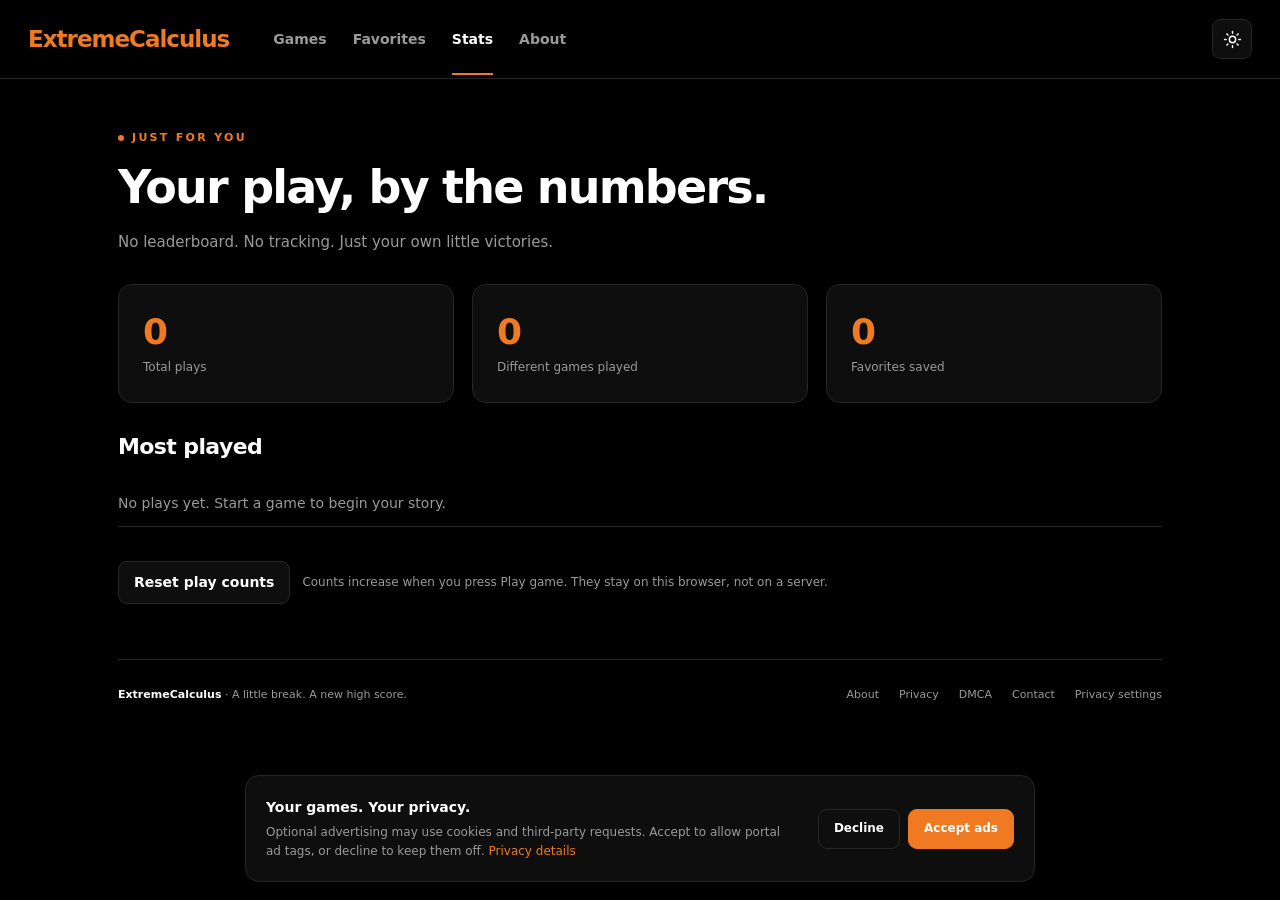
<file: stats.html>
<!doctype html>
<html lang="en"><head><meta charset="utf-8"><meta name="viewport" content="width=device-width, initial-scale=1"><meta name="theme-color" content="#000000"><title>Your Stats | ExtremeCalculus</title><meta name="description" content="See your own games played, favorite count, and most played games. Your ExtremeCalculus stats stay on this browser."><meta property="og:type" content="website"><meta property="og:site_name" content="ExtremeCalculus"><meta property="og:title" content="Your Stats | ExtremeCalculus"><meta property="og:description" content="See your own games played, favorite count, and most played games. Your ExtremeCalculus stats stay on this browser."><meta property="og:url" content="https://allegendpl.github.io/Homeworkcalculusextreme/stats.html"><meta property="og:image" content="https://allegendpl.github.io/Homeworkcalculusextreme/icons/icon-512.png"><link rel="canonical" href="https://allegendpl.github.io/Homeworkcalculusextreme/stats.html"><link rel="icon" href="icons/icon.svg" type="image/svg+xml"><link rel="apple-touch-icon" href="icons/icon-192.png"><link rel="manifest" href="manifest.json"><link rel="stylesheet" href="css/style.css"><script src="js/app.js" defer></script><script src="js/ads.js" defer></script></head>
<body data-page="stats"><a class="skip-link" href="#main">Skip to content</a>
<header class="topbar"><div class="topbar-inner"><a class="logo" href="index.html">ExtremeCalculus</a><nav class="nav" aria-label="Main navigation"><a data-nav="games" href="index.html">Games</a><a href="index.html#favorites">Favorites</a><a data-nav="stats" href="stats.html">Stats</a><a data-nav="about" href="about.html">About</a></nav><div class="top-actions"><button id="theme-toggle" class="icon-button" aria-label="Switch to light theme"></button><button id="install-button" class="outline" data-icon="down" hidden>Install</button></div></div></header><main id="main" class="page-width"><section class="hero"><p class="eyebrow"><span class="status-dot"></span> Just for you</p><h1>Your play, by the numbers.</h1><p>No leaderboard. No tracking. Just your own little victories.</p></section><div class="stats-summary"><div class="stat-card"><strong id="total-plays">0</strong><span>Total plays</span></div><div class="stat-card"><strong id="unique-plays">0</strong><span>Different games played</span></div><div class="stat-card"><strong id="total-favorites">0</strong><span>Favorites saved</span></div></div><h2>Most played</h2><ol id="most-played" class="stats-list"><li class="muted">Loading your stats…</li></ol><div class="settings-row"><button id="reset-stats">Reset play counts</button><p>Counts increase when you press Play game. They stay on this browser, not on a server.</p></div><footer class="footer"><div><span class="footer-brand">ExtremeCalculus</span> <span>· A little break. A new high score.</span></div><nav class="footer-links" aria-label="Footer"><a href="about.html">About</a><a href="privacy.html">Privacy</a><a href="dmca.html">DMCA</a><a href="contact.html">Contact</a><button id="privacy-settings" class="privacy-button">Privacy settings</button></nav></footer></main>
</body></html>
</file>
<file: css/style.css>
:root{color-scheme:dark;--bg:#000;--card:#0e0e0e;--border:#262626;--text:#fff;--muted:#9a9a9a;--accent:#f07a22;--hover:#171717;font-family:Inter,system-ui,-apple-system,BlinkMacSystemFont,"Segoe UI",sans-serif}
:root[data-theme=light]{color-scheme:light;--bg:#fafafa;--card:#fff;--border:#d8d8d8;--text:#171717;--muted:#656565;--hover:#eee}*{box-sizing:border-box}body{margin:0;background:var(--bg);color:var(--text);font-size:14px;line-height:1.6}a{color:inherit;text-decoration:none}button,input{font:inherit}button,.button{cursor:pointer;min-height:40px;border:1px solid var(--border);border-radius:9px;background:var(--card);color:var(--text);padding:9px 15px;display:inline-flex;align-items:center;justify-content:center;gap:7px;font-weight:550}button:hover,.button:hover{background:var(--hover);border-color:var(--muted)}button:disabled{opacity:.45;cursor:default}a:focus-visible,button:focus-visible,input:focus-visible,[tabindex]:focus-visible{outline:3px solid var(--accent);outline-offset:4px}[hidden]{display:none!important}.muted{color:var(--muted)}.accent{color:var(--accent)}.primary{background:var(--accent);border-color:var(--accent);color:#fff}.primary:hover{background:#c96118;border-color:#c96118}.outline{color:var(--accent);border-color:var(--accent);background:transparent}.icon{width:19px;height:19px;flex-shrink:0;fill:none;stroke:currentColor;stroke-width:1.8;stroke-linecap:round;stroke-linejoin:round}.icon-button{width:40px;padding:9px}.skip-link{position:fixed;top:-80px;left:16px;z-index:100;background:var(--accent);padding:12px}.skip-link:focus{top:8px}.topbar{border-bottom:1px solid var(--border)}.topbar-inner{max-width:1480px;margin:auto;min-height:78px;display:flex;align-items:center;gap:44px;padding:15px 28px}.logo{color:var(--accent);font-size:23px;font-weight:850;letter-spacing:-1px;white-space:nowrap}.nav{display:flex;gap:26px}.nav a{color:var(--muted);font-weight:550}.nav a:hover,.nav a[aria-current=page]{color:var(--text)}.nav a[aria-current=page]{position:relative}.nav a[aria-current=page]:after{content:"";position:absolute;height:2px;background:var(--accent);left:0;right:0;bottom:-25px}.top-actions{margin-left:auto;display:flex;gap:12px}.site-layout{max-width:1500px;margin:auto;display:grid;grid-template-columns:minmax(0,1100px);justify-content:center;gap:24px;padding:0 28px}.content{min-width:0;padding-top:56px}.hero .eyebrow{color:var(--accent);text-transform:uppercase;letter-spacing:2.3px;font-size:11px;font-weight:700;margin:0 0 15px;display:flex;align-items:center;gap:8px}.status-dot{width:6px;height:6px;border-radius:50%;background:var(--accent)}h1{font-size:clamp(30px,4vw,46px);line-height:1.13;letter-spacing:-1.8px;margin:0 0 16px;font-weight:800}.hero p{font-size:15px;color:var(--muted);margin:0}h2{font-size:22px;letter-spacing:-.6px;line-height:1.3}h3{font-size:17px}.search-box{position:relative;display:flex;align-items:center;gap:13px;background:var(--card);border:1px solid var(--border);border-radius:13px;padding:0 20px;margin:30px 0 28px;height:62px}.search-box:focus-within{border-color:var(--accent);box-shadow:0 0 0 2px #f07a221a}.search-box .icon{color:var(--muted);width:22px;height:22px}.search-box input{width:100%;min-width:0;background:none;border:0;color:var(--text);outline:none;font-size:15px;height:100%}.search-box input:focus-visible{outline:none}.search-box input::placeholder{color:var(--muted)}.search-hint{display:flex;align-items:center;gap:6px;color:var(--muted);white-space:nowrap;font-size:11px}kbd{font:inherit;border:1px solid var(--border);border-radius:4px;padding:1px 6px}.filters{display:flex;align-items:center;gap:20px;min-width:0;border-bottom:1px solid var(--border);padding-bottom:22px}.category-wrap{position:relative;flex:1;min-width:0}.category-wrap:after{content:"";pointer-events:none;position:absolute;right:0;top:0;bottom:0;width:26px;background:linear-gradient(90deg,transparent,var(--bg))}.category-pills{display:flex;gap:8px;overflow-x:auto;scrollbar-width:thin;padding:3px 26px 5px 3px;white-space:nowrap}.pill{border-radius:30px;padding:7px 16px;min-height:36px;font-size:12px;flex-shrink:0}.pill[aria-pressed=true]{background:var(--accent);border-color:var(--accent);color:#fff}.sort-pills{display:flex;align-items:center;gap:5px;white-space:nowrap;font-size:11px}.sort-pills span{color:var(--muted);margin-right:5px}.sort-pills button{background:transparent;border-radius:20px;padding:5px 10px;min-height:30px;border-color:transparent;color:var(--muted);font-size:11px}.sort-pills button[aria-pressed=true]{border-color:var(--text);color:var(--text)}.grid-toolbar{display:flex;align-items:center;justify-content:space-between;margin:22px 0 18px}.grid-toolbar p{margin:0;color:var(--muted);font-size:12px}.grid-toolbar strong{color:var(--text)}.random-button{font-size:12px;min-height:34px;padding:6px 13px}.game-grid{display:grid;grid-template-columns:repeat(auto-fill,minmax(170px,1fr));gap:18px}.game-card{position:relative;min-width:0;border:1px solid var(--border);border-radius:14px;overflow:hidden;background:var(--card);transition:transform .18s,border-color .18s;isolation:isolate}.game-card:hover{border-color:var(--accent);transform:translateY(-4px)}.card-link{display:block}.thumb{position:relative;aspect-ratio:1;overflow:hidden;background:#151515;display:flex;align-items:center;justify-content:center}.thumb img{display:block;width:100%;height:100%;object-fit:cover;transition:transform .3s}.game-card:hover img{transform:scale(1.04)}.placeholder{padding:18px;color:#9a9a9a;text-align:center;font-weight:650}.card-info{padding:13px 14px 15px}.card-title{font-size:14px;font-weight:700;margin:0;white-space:nowrap;text-overflow:ellipsis;overflow:hidden;line-height:1.5}.card-category{font-size:11px;color:var(--muted);margin:4px 0 0}.favorite-heart{position:absolute;right:9px;top:9px;width:32px;min-height:32px;padding:7px;border:1px solid #ffffff35;background:#0009;backdrop-filter:blur(6px);border-radius:50%;color:#fff;z-index:2}.favorite-heart:hover{background:#000c;border-color:var(--accent)}.favorite-heart[aria-pressed=true]{color:var(--accent)}.favorite-heart[aria-pressed=true] .icon{fill:currentColor}.badge{position:absolute;top:12px;left:11px;z-index:1;background:var(--accent);padding:3px 7px;font-size:9px;line-height:1.4;letter-spacing:.7px;font-weight:800;border-radius:4px;color:#fff}.warning{position:absolute;left:10px;bottom:10px;z-index:2;display:flex;align-items:center;justify-content:center;background:#000a;border-radius:5px;width:26px;height:26px;color:#f5c36d}.warning .icon{width:15px;height:15px}.tooltip{display:none;position:absolute;left:0;bottom:32px;width:160px;padding:7px 10px;font-size:11px;background:#1b1b1b;color:#fff;border:1px solid #555;border-radius:6px}.warning:hover .tooltip,.warning:focus .tooltip{display:block}.load-more-wrap{display:flex;justify-content:center;flex-direction:column;align-items:center;gap:12px;margin:32px 0 48px}.load-more-wrap p{font-size:11px;color:var(--muted);margin:0}.load-more-wrap button{padding:10px 28px}.empty-state{padding:45px 20px;text-align:center;border:1px dashed var(--border);border-radius:14px;color:var(--muted)}.error-state{color:#ffb28a}.catalog-note{display:flex;align-items:center;justify-content:space-between;gap:16px;border:1px solid var(--border);border-radius:12px;padding:18px 20px;margin-top:35px;background:var(--card)}.catalog-note p{margin:0;color:var(--muted);font-size:12px}.catalog-note strong{color:var(--text);display:block;margin-bottom:3px}.catalog-note a{color:var(--accent);font-size:12px;white-space:nowrap}.ad-rail{display:none;align-self:stretch;padding-top:58px}.ad-sticky{position:sticky;top:24px}.ad-label{display:block;text-align:center;color:var(--muted);font-size:8px;letter-spacing:1.8px;margin-bottom:10px}.ad-slot{border:1px solid var(--border);background:var(--card);overflow:hidden}.ad-slot[data-slot=left],.ad-slot[data-slot=right]{width:160px;height:600px}.mobile-ad{margin:28px auto 0;width:320px}.ad-slot[data-slot=mobile]{width:320px;height:100px}.ad-empty{height:100%;display:flex;align-items:center;justify-content:center;color:var(--muted);font-size:10px;letter-spacing:1px}.footer{max-width:1100px;border-top:1px solid var(--border);margin:55px auto 0;padding:26px 0 30px;display:flex;align-items:center;justify-content:space-between;gap:18px;color:var(--muted);font-size:11px}.footer-links{display:flex;flex-wrap:wrap;gap:20px}.footer a:hover{color:var(--accent)}.footer-brand{font-weight:700;color:var(--text)}.consent-banner{position:fixed;z-index:20;bottom:18px;left:50%;transform:translateX(-50%);width:calc(100% - 32px);max-width:790px;background:var(--card);border:1px solid var(--border);box-shadow:0 10px 60px #0008;border-radius:14px;padding:20px;display:flex;align-items:center;gap:24px}.consent-copy{flex:1}.consent-copy p{font-size:12px;color:var(--muted);margin:4px 0 0}.consent-copy a{color:var(--accent)}.consent-actions{display:flex;gap:8px}.consent-actions button{white-space:nowrap;font-size:12px}.toast{position:fixed;z-index:30;bottom:24px;right:24px;max-width:calc(100% - 48px);background:var(--card);border:1px solid var(--accent);border-radius:10px;padding:12px 20px;box-shadow:0 10px 30px #0008}.page-width{max-width:1100px;margin:auto;padding:50px 28px 0}.prose{max-width:760px}.prose h1{margin-bottom:25px}.prose p,.prose li{color:var(--muted);font-size:15px}.prose h2{margin-top:32px}.prose a,.credit a{color:var(--accent);text-decoration:underline;text-underline-offset:3px}.prose ul{padding-left:22px}.game-heading{display:flex;justify-content:space-between;align-items:center;gap:14px;margin:18px 0 24px}.game-heading h1{font-size:32px;letter-spacing:-1px;margin:0}.game-heading p{color:var(--muted);font-size:12px;margin:7px 0 0}.back-link{display:inline-flex;align-items:center;gap:8px;color:var(--muted);font-size:12px}.game-actions{display:flex;gap:8px;flex-wrap:wrap}.game-actions button{font-size:12px}.game-actions button[aria-pressed=true]{color:var(--accent);border-color:var(--accent)}.player-frame{border:1px solid var(--border);border-radius:14px;overflow:hidden;background:#080808;position:relative;height:680px;min-height:440px;display:flex;align-items:center;justify-content:center}.player-frame iframe{width:100%;height:100%;border:0;display:block}.player-frame:fullscreen{height:100vh;max-height:none;border-radius:0}.player-gate{max-width:460px;padding:30px;text-align:center}.player-gate img{width:100px;height:100px;border-radius:14px;object-fit:cover;margin-bottom:12px}.player-gate h2{margin:0 0 10px}.player-gate p{color:var(--muted);font-size:13px}.player-help{font-size:12px;color:var(--muted);display:flex;justify-content:space-between;gap:15px;margin:14px 0 26px}.player-help a{color:var(--accent)}.game-details{display:grid;grid-template-columns:1.3fr 1fr;gap:28px;border-bottom:1px solid var(--border);padding-bottom:24px}.game-details h2{font-size:16px;margin:0 0 9px}.game-details p{font-size:13px;color:var(--muted);margin:0 0 12px}.credit{border-top:1px solid var(--border);padding-top:12px;font-size:11px}.related-heading{display:flex;align-items:center;justify-content:space-between;margin:30px 0 18px}.related-heading h2{margin:0;font-size:20px}.related-heading a{font-size:12px;color:var(--accent)}.stats-summary{display:grid;grid-template-columns:repeat(3,1fr);gap:18px;margin:30px 0}.stat-card{background:var(--card);border:1px solid var(--border);border-radius:14px;padding:24px}.stat-card strong{font-size:36px;display:block;color:var(--accent);line-height:1.3}.stat-card span{font-size:12px;color:var(--muted)}.stats-list{list-style:none;padding:0}.stats-list li{display:flex;align-items:center;gap:14px;padding:12px 0;border-bottom:1px solid var(--border)}.stats-list img{width:54px;height:54px;border-radius:9px;object-fit:cover}.stats-list a{font-weight:650}.stats-list span{margin-left:auto;color:var(--muted);font-size:12px}.settings-row{margin-top:34px;display:flex;gap:12px;align-items:center;flex-wrap:wrap}.settings-row p{color:var(--muted);font-size:12px}.not-found{text-align:center;padding:90px 20px}.not-found .huge{font-size:110px;color:var(--accent);font-weight:900;letter-spacing:-6px}.sr-only{position:absolute;width:1px;height:1px;padding:0;margin:-1px;overflow:hidden;clip:rect(0,0,0,0);white-space:nowrap;border:0}
@media(min-width:1280px){.site-layout{grid-template-columns:160px minmax(0,1100px) 160px;gap:24px;padding:0 24px}.ad-rail{display:block}.mobile-ad{display:none}.game-grid{gap:16px}}
@media(min-width:1840px){.site-layout{max-width:1780px;grid-template-columns:300px minmax(0,1100px) 300px}.ad-slot[data-slot=left],.ad-slot[data-slot=right]{width:300px}}
@media(max-width:1050px){.filters{flex-wrap:wrap;gap:12px}.category-wrap{flex-basis:100%;width:100%}.sort-pills{margin-left:auto}.topbar-inner{gap:30px}.nav{gap:20px}}
@media(max-width:600px){.topbar-inner{padding:14px 18px;flex-wrap:wrap;gap:12px;min-height:100px}.logo{font-size:21px}.top-actions{order:1;gap:7px}.nav{order:2;width:100%;gap:26px;font-size:12px;padding-top:6px}.nav a[aria-current=page]:after{bottom:-14px}.site-layout{padding:0 18px}.content{padding-top:32px}h1{letter-spacing:-1.2px}.hero p{font-size:13px;max-width:300px}.hero .eyebrow{font-size:9px;letter-spacing:1.7px}.search-box{height:54px;padding:0 13px;margin:24px 0 19px}.search-hint{display:none}.search-box input{font-size:13px}.game-grid{grid-template-columns:repeat(2,minmax(0,1fr));gap:12px}.card-info{padding:11px 12px}.card-title{font-size:13px}.pill{font-size:11px;padding:6px 13px}.sort-pills{margin-left:0}.filters{padding-bottom:16px}.catalog-note{padding:16px;align-items:flex-start;flex-direction:column;gap:10px}.footer{flex-direction:column;align-items:flex-start;margin-top:35px}.footer-links{gap:16px}.consent-banner{align-items:flex-start;flex-direction:column;gap:14px;bottom:10px}.consent-actions{width:100%}.consent-actions button{flex:1}.page-width{padding:32px 18px 0}.stats-summary{gap:10px}.stat-card{padding:15px 10px}.stat-card strong{font-size:27px}.stat-card span{font-size:10px}.game-heading{flex-direction:column;align-items:flex-start}.player-frame{height:650px;min-height:400px}.game-details{grid-template-columns:1fr;gap:18px}.player-help{flex-direction:column;gap:8px}.game-heading h1{font-size:29px}.game-actions{width:100%}.game-actions button{flex:1}.top-actions .outline{padding:7px 11px;font-size:12px}}
@media(prefers-reduced-motion:reduce){*,*:before,*:after{transition:none!important;animation:none!important;scroll-behavior:auto!important}.game-card:hover,.game-card:hover img{transform:none}}
.privacy-button{padding:0;border:0;min-height:0;border-radius:0;background:none;color:var(--muted);font-size:11px;font-weight:400}.privacy-button:hover{color:var(--accent);background:none}.game-heading+.mobile-ad{margin:0 auto 24px}
</file>
<file: games/2048/style/main.css>
/* System fonts replace upstream Clear Sans; see provenance.md. */
html, body {
  margin: 0;
  padding: 0;
  background: #faf8ef;
  color: #776e65;
  font-family: "Clear Sans", "Helvetica Neue", Arial, sans-serif;
  font-size: 18px; }

body {
  margin: 80px 0; }

.heading:after {
  content: "";
  display: block;
  clear: both; }

h1.title {
  font-size: 80px;
  font-weight: bold;
  margin: 0;
  display: block;
  float: left; }

@-webkit-keyframes move-up {
  0% {
    top: 25px;
    opacity: 1; }

  100% {
    top: -50px;
    opacity: 0; } }
@-moz-keyframes move-up {
  0% {
    top: 25px;
    opacity: 1; }

  100% {
    top: -50px;
    opacity: 0; } }
@keyframes move-up {
  0% {
    top: 25px;
    opacity: 1; }

  100% {
    top: -50px;
    opacity: 0; } }
.scores-container {
  float: right;
  text-align: right; }

.score-container, .best-container {
  position: relative;
  display: inline-block;
  background: #bbada0;
  padding: 15px 25px;
  font-size: 25px;
  height: 25px;
  line-height: 47px;
  font-weight: bold;
  border-radius: 3px;
  color: white;
  margin-top: 8px;
  text-align: center; }
  .score-container:after, .best-container:after {
    position: absolute;
    width: 100%;
    top: 10px;
    left: 0;
    text-transform: uppercase;
    font-size: 13px;
    line-height: 13px;
    text-align: center;
    color: #eee4da; }
  .score-container .score-addition, .best-container .score-addition {
    position: absolute;
    right: 30px;
    color: red;
    font-size: 25px;
    line-height: 25px;
    font-weight: bold;
    color: rgba(119, 110, 101, 0.9);
    z-index: 100;
    -webkit-animation: move-up 600ms ease-in;
    -moz-animation: move-up 600ms ease-in;
    animation: move-up 600ms ease-in;
    -webkit-animation-fill-mode: both;
    -moz-animation-fill-mode: both;
    animation-fill-mode: both; }

.score-container:after {
  content: "Score"; }

.best-container:after {
  content: "Best"; }

p {
  margin-top: 0;
  margin-bottom: 10px;
  line-height: 1.65; }

a {
  color: #776e65;
  font-weight: bold;
  text-decoration: underline;
  cursor: pointer; }

strong.important {
  text-transform: uppercase; }

hr {
  border: none;
  border-bottom: 1px solid #d8d4d0;
  margin-top: 20px;
  margin-bottom: 30px; }

.container {
  width: 500px;
  margin: 0 auto; }

@-webkit-keyframes fade-in {
  0% {
    opacity: 0; }

  100% {
    opacity: 1; } }
@-moz-keyframes fade-in {
  0% {
    opacity: 0; }

  100% {
    opacity: 1; } }
@keyframes fade-in {
  0% {
    opacity: 0; }

  100% {
    opacity: 1; } }
.game-container {
  margin-top: 40px;
  position: relative;
  padding: 15px;
  cursor: default;
  -webkit-touch-callout: none;
  -ms-touch-callout: none;
  -webkit-user-select: none;
  -moz-user-select: none;
  -ms-user-select: none;
  -ms-touch-action: none;
  touch-action: none;
  background: #bbada0;
  border-radius: 6px;
  width: 500px;
  height: 500px;
  -webkit-box-sizing: border-box;
  -moz-box-sizing: border-box;
  box-sizing: border-box; }
  .game-container .game-message {
    display: none;
    position: absolute;
    top: 0;
    right: 0;
    bottom: 0;
    left: 0;
    background: rgba(238, 228, 218, 0.5);
    z-index: 100;
    text-align: center;
    -webkit-animation: fade-in 800ms ease 1200ms;
    -moz-animation: fade-in 800ms ease 1200ms;
    animation: fade-in 800ms ease 1200ms;
    -webkit-animation-fill-mode: both;
    -moz-animation-fill-mode: both;
    animation-fill-mode: both; }
    .game-container .game-message p {
      font-size: 60px;
      font-weight: bold;
      height: 60px;
      line-height: 60px;
      margin-top: 222px; }
    .game-container .game-message .lower {
      display: block;
      margin-top: 59px; }
    .game-container .game-message a {
      display: inline-block;
      background: #8f7a66;
      border-radius: 3px;
      padding: 0 20px;
      text-decoration: none;
      color: #f9f6f2;
      height: 40px;
      line-height: 42px;
      margin-left: 9px; }
      .game-container .game-message a.keep-playing-button {
        display: none; }
    .game-container .game-message.game-won {
      background: rgba(237, 194, 46, 0.5);
      color: #f9f6f2; }
      .game-container .game-message.game-won a.keep-playing-button {
        display: inline-block; }
    .game-container .game-message.game-won, .game-container .game-message.game-over {
      display: block; }

.grid-container {
  position: absolute;
  z-index: 1; }

.grid-row {
  margin-bottom: 15px; }
  .grid-row:last-child {
    margin-bottom: 0; }
  .grid-row:after {
    content: "";
    display: block;
    clear: both; }

.grid-cell {
  width: 106.25px;
  height: 106.25px;
  margin-right: 15px;
  float: left;
  border-radius: 3px;
  background: rgba(238, 228, 218, 0.35); }
  .grid-cell:last-child {
    margin-right: 0; }

.tile-container {
  position: absolute;
  z-index: 2; }

.tile, .tile .tile-inner {
  width: 107px;
  height: 107px;
  line-height: 107px; }
.tile.tile-position-1-1 {
  -webkit-transform: translate(0px, 0px);
  -moz-transform: translate(0px, 0px);
  -ms-transform: translate(0px, 0px);
  transform: translate(0px, 0px); }
.tile.tile-position-1-2 {
  -webkit-transform: translate(0px, 121px);
  -moz-transform: translate(0px, 121px);
  -ms-transform: translate(0px, 121px);
  transform: translate(0px, 121px); }
.tile.tile-position-1-3 {
  -webkit-transform: translate(0px, 242px);
  -moz-transform: translate(0px, 242px);
  -ms-transform: translate(0px, 242px);
  transform: translate(0px, 242px); }
.tile.tile-position-1-4 {
  -webkit-transform: translate(0px, 363px);
  -moz-transform: translate(0px, 363px);
  -ms-transform: translate(0px, 363px);
  transform: translate(0px, 363px); }
.tile.tile-position-2-1 {
  -webkit-transform: translate(121px, 0px);
  -moz-transform: translate(121px, 0px);
  -ms-transform: translate(121px, 0px);
  transform: translate(121px, 0px); }
.tile.tile-position-2-2 {
  -webkit-transform: translate(121px, 121px);
  -moz-transform: translate(121px, 121px);
  -ms-transform: translate(121px, 121px);
  transform: translate(121px, 121px); }
.tile.tile-position-2-3 {
  -webkit-transform: translate(121px, 242px);
  -moz-transform: translate(121px, 242px);
  -ms-transform: translate(121px, 242px);
  transform: translate(121px, 242px); }
.tile.tile-position-2-4 {
  -webkit-transform: translate(121px, 363px);
  -moz-transform: translate(121px, 363px);
  -ms-transform: translate(121px, 363px);
  transform: translate(121px, 363px); }
.tile.tile-position-3-1 {
  -webkit-transform: translate(242px, 0px);
  -moz-transform: translate(242px, 0px);
  -ms-transform: translate(242px, 0px);
  transform: translate(242px, 0px); }
.tile.tile-position-3-2 {
  -webkit-transform: translate(242px, 121px);
  -moz-transform: translate(242px, 121px);
  -ms-transform: translate(242px, 121px);
  transform: translate(242px, 121px); }
.tile.tile-position-3-3 {
  -webkit-transform: translate(242px, 242px);
  -moz-transform: translate(242px, 242px);
  -ms-transform: translate(242px, 242px);
  transform: translate(242px, 242px); }
.tile.tile-position-3-4 {
  -webkit-transform: translate(242px, 363px);
  -moz-transform: translate(242px, 363px);
  -ms-transform: translate(242px, 363px);
  transform: translate(242px, 363px); }
.tile.tile-position-4-1 {
  -webkit-transform: translate(363px, 0px);
  -moz-transform: translate(363px, 0px);
  -ms-transform: translate(363px, 0px);
  transform: translate(363px, 0px); }
.tile.tile-position-4-2 {
  -webkit-transform: translate(363px, 121px);
  -moz-transform: translate(363px, 121px);
  -ms-transform: translate(363px, 121px);
  transform: translate(363px, 121px); }
.tile.tile-position-4-3 {
  -webkit-transform: translate(363px, 242px);
  -moz-transform: translate(363px, 242px);
  -ms-transform: translate(363px, 242px);
  transform: translate(363px, 242px); }
.tile.tile-position-4-4 {
  -webkit-transform: translate(363px, 363px);
  -moz-transform: translate(363px, 363px);
  -ms-transform: translate(363px, 363px);
  transform: translate(363px, 363px); }

.tile {
  position: absolute;
  -webkit-transition: 100ms ease-in-out;
  -moz-transition: 100ms ease-in-out;
  transition: 100ms ease-in-out;
  -webkit-transition-property: -webkit-transform;
  -moz-transition-property: -moz-transform;
  transition-property: transform; }
  .tile .tile-inner {
    border-radius: 3px;
    background: #eee4da;
    text-align: center;
    font-weight: bold;
    z-index: 10;
    font-size: 55px; }
  .tile.tile-2 .tile-inner {
    background: #eee4da;
    box-shadow: 0 0 30px 10px rgba(243, 215, 116, 0), inset 0 0 0 1px rgba(255, 255, 255, 0); }
  .tile.tile-4 .tile-inner {
    background: #ede0c8;
    box-shadow: 0 0 30px 10px rgba(243, 215, 116, 0), inset 0 0 0 1px rgba(255, 255, 255, 0); }
  .tile.tile-8 .tile-inner {
    color: #f9f6f2;
    background: #f2b179; }
  .tile.tile-16 .tile-inner {
    color: #f9f6f2;
    background: #f59563; }
  .tile.tile-32 .tile-inner {
    color: #f9f6f2;
    background: #f67c5f; }
  .tile.tile-64 .tile-inner {
    color: #f9f6f2;
    background: #f65e3b; }
  .tile.tile-128 .tile-inner {
    color: #f9f6f2;
    background: #edcf72;
    box-shadow: 0 0 30px 10px rgba(243, 215, 116, 0.2381), inset 0 0 0 1px rgba(255, 255, 255, 0.14286);
    font-size: 45px; }
    @media screen and (max-width: 520px) {
      .tile.tile-128 .tile-inner {
        font-size: 25px; } }
  .tile.tile-256 .tile-inner {
    color: #f9f6f2;
    background: #edcc61;
    box-shadow: 0 0 30px 10px rgba(243, 215, 116, 0.31746), inset 0 0 0 1px rgba(255, 255, 255, 0.19048);
    font-size: 45px; }
    @media screen and (max-width: 520px) {
      .tile.tile-256 .tile-inner {
        font-size: 25px; } }
  .tile.tile-512 .tile-inner {
    color: #f9f6f2;
    background: #edc850;
    box-shadow: 0 0 30px 10px rgba(243, 215, 116, 0.39683), inset 0 0 0 1px rgba(255, 255, 255, 0.2381);
    font-size: 45px; }
    @media screen and (max-width: 520px) {
      .tile.tile-512 .tile-inner {
        font-size: 25px; } }
  .tile.tile-1024 .tile-inner {
    color: #f9f6f2;
    background: #edc53f;
    box-shadow: 0 0 30px 10px rgba(243, 215, 116, 0.47619), inset 0 0 0 1px rgba(255, 255, 255, 0.28571);
    font-size: 35px; }
    @media screen and (max-width: 520px) {
      .tile.tile-1024 .tile-inner {
        font-size: 15px; } }
  .tile.tile-2048 .tile-inner {
    color: #f9f6f2;
    background: #edc22e;
    box-shadow: 0 0 30px 10px rgba(243, 215, 116, 0.55556), inset 0 0 0 1px rgba(255, 255, 255, 0.33333);
    font-size: 35px; }
    @media screen and (max-width: 520px) {
      .tile.tile-2048 .tile-inner {
        font-size: 15px; } }
  .tile.tile-super .tile-inner {
    color: #f9f6f2;
    background: #3c3a32;
    font-size: 30px; }
    @media screen and (max-width: 520px) {
      .tile.tile-super .tile-inner {
        font-size: 10px; } }

@-webkit-keyframes appear {
  0% {
    opacity: 0;
    -webkit-transform: scale(0);
    -moz-transform: scale(0);
    -ms-transform: scale(0);
    transform: scale(0); }

  100% {
    opacity: 1;
    -webkit-transform: scale(1);
    -moz-transform: scale(1);
    -ms-transform: scale(1);
    transform: scale(1); } }
@-moz-keyframes appear {
  0% {
    opacity: 0;
    -webkit-transform: scale(0);
    -moz-transform: scale(0);
    -ms-transform: scale(0);
    transform: scale(0); }

  100% {
    opacity: 1;
    -webkit-transform: scale(1);
    -moz-transform: scale(1);
    -ms-transform: scale(1);
    transform: scale(1); } }
@keyframes appear {
  0% {
    opacity: 0;
    -webkit-transform: scale(0);
    -moz-transform: scale(0);
    -ms-transform: scale(0);
    transform: scale(0); }

  100% {
    opacity: 1;
    -webkit-transform: scale(1);
    -moz-transform: scale(1);
    -ms-transform: scale(1);
    transform: scale(1); } }
.tile-new .tile-inner {
  -webkit-animation: appear 200ms ease 100ms;
  -moz-animation: appear 200ms ease 100ms;
  animation: appear 200ms ease 100ms;
  -webkit-animation-fill-mode: backwards;
  -moz-animation-fill-mode: backwards;
  animation-fill-mode: backwards; }

@-webkit-keyframes pop {
  0% {
    -webkit-transform: scale(0);
    -moz-transform: scale(0);
    -ms-transform: scale(0);
    transform: scale(0); }

  50% {
    -webkit-transform: scale(1.2);
    -moz-transform: scale(1.2);
    -ms-transform: scale(1.2);
    transform: scale(1.2); }

  100% {
    -webkit-transform: scale(1);
    -moz-transform: scale(1);
    -ms-transform: scale(1);
    transform: scale(1); } }
@-moz-keyframes pop {
  0% {
    -webkit-transform: scale(0);
    -moz-transform: scale(0);
    -ms-transform: scale(0);
    transform: scale(0); }

  50% {
    -webkit-transform: scale(1.2);
    -moz-transform: scale(1.2);
    -ms-transform: scale(1.2);
    transform: scale(1.2); }

  100% {
    -webkit-transform: scale(1);
    -moz-transform: scale(1);
    -ms-transform: scale(1);
    transform: scale(1); } }
@keyframes pop {
  0% {
    -webkit-transform: scale(0);
    -moz-transform: scale(0);
    -ms-transform: scale(0);
    transform: scale(0); }

  50% {
    -webkit-transform: scale(1.2);
    -moz-transform: scale(1.2);
    -ms-transform: scale(1.2);
    transform: scale(1.2); }

  100% {
    -webkit-transform: scale(1);
    -moz-transform: scale(1);
    -ms-transform: scale(1);
    transform: scale(1); } }
.tile-merged .tile-inner {
  z-index: 20;
  -webkit-animation: pop 200ms ease 100ms;
  -moz-animation: pop 200ms ease 100ms;
  animation: pop 200ms ease 100ms;
  -webkit-animation-fill-mode: backwards;
  -moz-animation-fill-mode: backwards;
  animation-fill-mode: backwards; }

.above-game:after {
  content: "";
  display: block;
  clear: both; }

.game-intro {
  float: left;
  line-height: 42px;
  margin-bottom: 0; }

.restart-button {
  display: inline-block;
  background: #8f7a66;
  border-radius: 3px;
  padding: 0 20px;
  text-decoration: none;
  color: #f9f6f2;
  height: 40px;
  line-height: 42px;
  display: block;
  text-align: center;
  float: right; }

.game-explanation {
  margin-top: 50px; }

@media screen and (max-width: 520px) {
  html, body {
    font-size: 15px; }

  body {
    margin: 20px 0;
    padding: 0 20px; }

  h1.title {
    font-size: 27px;
    margin-top: 15px; }

  .container {
    width: 280px;
    margin: 0 auto; }

  .score-container, .best-container {
    margin-top: 0;
    padding: 15px 10px;
    min-width: 40px; }

  .heading {
    margin-bottom: 10px; }

  .game-intro {
    width: 55%;
    display: block;
    box-sizing: border-box;
    line-height: 1.65; }

  .restart-button {
    width: 42%;
    padding: 0;
    display: block;
    box-sizing: border-box;
    margin-top: 2px; }

  .game-container {
    margin-top: 17px;
    position: relative;
    padding: 10px;
    cursor: default;
    -webkit-touch-callout: none;
    -ms-touch-callout: none;
    -webkit-user-select: none;
    -moz-user-select: none;
    -ms-user-select: none;
    -ms-touch-action: none;
    touch-action: none;
    background: #bbada0;
    border-radius: 6px;
    width: 280px;
    height: 280px;
    -webkit-box-sizing: border-box;
    -moz-box-sizing: border-box;
    box-sizing: border-box; }
    .game-container .game-message {
      display: none;
      position: absolute;
      top: 0;
      right: 0;
      bottom: 0;
      left: 0;
      background: rgba(238, 228, 218, 0.5);
      z-index: 100;
      text-align: center;
      -webkit-animation: fade-in 800ms ease 1200ms;
      -moz-animation: fade-in 800ms ease 1200ms;
      animation: fade-in 800ms ease 1200ms;
      -webkit-animation-fill-mode: both;
      -moz-animation-fill-mode: both;
      animation-fill-mode: both; }
      .game-container .game-message p {
        font-size: 60px;
        font-weight: bold;
        height: 60px;
        line-height: 60px;
        margin-top: 222px; }
      .game-container .game-message .lower {
        display: block;
        margin-top: 59px; }
      .game-container .game-message a {
        display: inline-block;
        background: #8f7a66;
        border-radius: 3px;
        padding: 0 20px;
        text-decoration: none;
        color: #f9f6f2;
        height: 40px;
        line-height: 42px;
        margin-left: 9px; }
        .game-container .game-message a.keep-playing-button {
          display: none; }
      .game-container .game-message.game-won {
        background: rgba(237, 194, 46, 0.5);
        color: #f9f6f2; }
        .game-container .game-message.game-won a.keep-playing-button {
          display: inline-block; }
      .game-container .game-message.game-won, .game-container .game-message.game-over {
        display: block; }

  .grid-container {
    position: absolute;
    z-index: 1; }

  .grid-row {
    margin-bottom: 10px; }
    .grid-row:last-child {
      margin-bottom: 0; }
    .grid-row:after {
      content: "";
      display: block;
      clear: both; }

  .grid-cell {
    width: 57.5px;
    height: 57.5px;
    margin-right: 10px;
    float: left;
    border-radius: 3px;
    background: rgba(238, 228, 218, 0.35); }
    .grid-cell:last-child {
      margin-right: 0; }

  .tile-container {
    position: absolute;
    z-index: 2; }

  .tile, .tile .tile-inner {
    width: 58px;
    height: 58px;
    line-height: 58px; }
  .tile.tile-position-1-1 {
    -webkit-transform: translate(0px, 0px);
    -moz-transform: translate(0px, 0px);
    -ms-transform: translate(0px, 0px);
    transform: translate(0px, 0px); }
  .tile.tile-position-1-2 {
    -webkit-transform: translate(0px, 67px);
    -moz-transform: translate(0px, 67px);
    -ms-transform: translate(0px, 67px);
    transform: translate(0px, 67px); }
  .tile.tile-position-1-3 {
    -webkit-transform: translate(0px, 135px);
    -moz-transform: translate(0px, 135px);
    -ms-transform: translate(0px, 135px);
    transform: translate(0px, 135px); }
  .tile.tile-position-1-4 {
    -webkit-transform: translate(0px, 202px);
    -moz-transform: translate(0px, 202px);
    -ms-transform: translate(0px, 202px);
    transform: translate(0px, 202px); }
  .tile.tile-position-2-1 {
    -webkit-transform: translate(67px, 0px);
    -moz-transform: translate(67px, 0px);
    -ms-transform: translate(67px, 0px);
    transform: translate(67px, 0px); }
  .tile.tile-position-2-2 {
    -webkit-transform: translate(67px, 67px);
    -moz-transform: translate(67px, 67px);
    -ms-transform: translate(67px, 67px);
    transform: translate(67px, 67px); }
  .tile.tile-position-2-3 {
    -webkit-transform: translate(67px, 135px);
    -moz-transform: translate(67px, 135px);
    -ms-transform: translate(67px, 135px);
    transform: translate(67px, 135px); }
  .tile.tile-position-2-4 {
    -webkit-transform: translate(67px, 202px);
    -moz-transform: translate(67px, 202px);
    -ms-transform: translate(67px, 202px);
    transform: translate(67px, 202px); }
  .tile.tile-position-3-1 {
    -webkit-transform: translate(135px, 0px);
    -moz-transform: translate(135px, 0px);
    -ms-transform: translate(135px, 0px);
    transform: translate(135px, 0px); }
  .tile.tile-position-3-2 {
    -webkit-transform: translate(135px, 67px);
    -moz-transform: translate(135px, 67px);
    -ms-transform: translate(135px, 67px);
    transform: translate(135px, 67px); }
  .tile.tile-position-3-3 {
    -webkit-transform: translate(135px, 135px);
    -moz-transform: translate(135px, 135px);
    -ms-transform: translate(135px, 135px);
    transform: translate(135px, 135px); }
  .tile.tile-position-3-4 {
    -webkit-transform: translate(135px, 202px);
    -moz-transform: translate(135px, 202px);
    -ms-transform: translate(135px, 202px);
    transform: translate(135px, 202px); }
  .tile.tile-position-4-1 {
    -webkit-transform: translate(202px, 0px);
    -moz-transform: translate(202px, 0px);
    -ms-transform: translate(202px, 0px);
    transform: translate(202px, 0px); }
  .tile.tile-position-4-2 {
    -webkit-transform: translate(202px, 67px);
    -moz-transform: translate(202px, 67px);
    -ms-transform: translate(202px, 67px);
    transform: translate(202px, 67px); }
  .tile.tile-position-4-3 {
    -webkit-transform: translate(202px, 135px);
    -moz-transform: translate(202px, 135px);
    -ms-transform: translate(202px, 135px);
    transform: translate(202px, 135px); }
  .tile.tile-position-4-4 {
    -webkit-transform: translate(202px, 202px);
    -moz-transform: translate(202px, 202px);
    -ms-transform: translate(202px, 202px);
    transform: translate(202px, 202px); }

  .tile .tile-inner {
    font-size: 35px; }

  .game-message p {
    font-size: 30px !important;
    height: 30px !important;
    line-height: 30px !important;
    margin-top: 90px !important; }
  .game-message .lower {
    margin-top: 30px !important; } }

body{margin:20px 0} a:focus-visible{outline:3px solid #f07a22} @media(prefers-reduced-motion:reduce){*,*:before,*:after{animation:none!important;transition:none!important}}
</file>
<file: games/original/style.css>
:root{color-scheme:dark;font-family:system-ui,sans-serif;background:#07090e;color:#fff}*{box-sizing:border-box}body{margin:0;padding:16px}main{max-width:480px;margin:auto}header{display:flex;align-items:center;justify-content:space-between;gap:12px}h1{font-size:25px;margin:8px 0}p{color:#b3b8c7;font-size:14px;line-height:1.5}canvas{width:100%;height:auto;background:#111725;border:1px solid #2a3344;border-radius:12px;touch-action:none;display:block}.buttons{display:flex;gap:10px;justify-content:center;margin-top:12px;flex-wrap:wrap}button{background:#f07a22;border:0;border-radius:8px;padding:12px 18px;color:#fff;font:inherit;font-weight:650;cursor:pointer;min-height:44px}button:focus-visible,canvas:focus-visible,a:focus-visible{outline:3px solid #fff;outline-offset:3px}.tiles{display:grid;gap:8px;aspect-ratio:1}.tiles button{padding:0;aspect-ratio:1;background:#27324b;font-size:26px}.tiles button.on{background:#ffbe36;color:#231806}.tiles button.revealed{background:#725de8}.tiles button.matched{background:#196f60}footer{font-size:11px;text-align:center;color:#9a9a9a;margin:18px 0}a{color:#f9aa70}[hidden]{display:none!important}@media(prefers-reduced-motion:reduce){*{scroll-behavior:auto;transition:none!important}}
</file>
